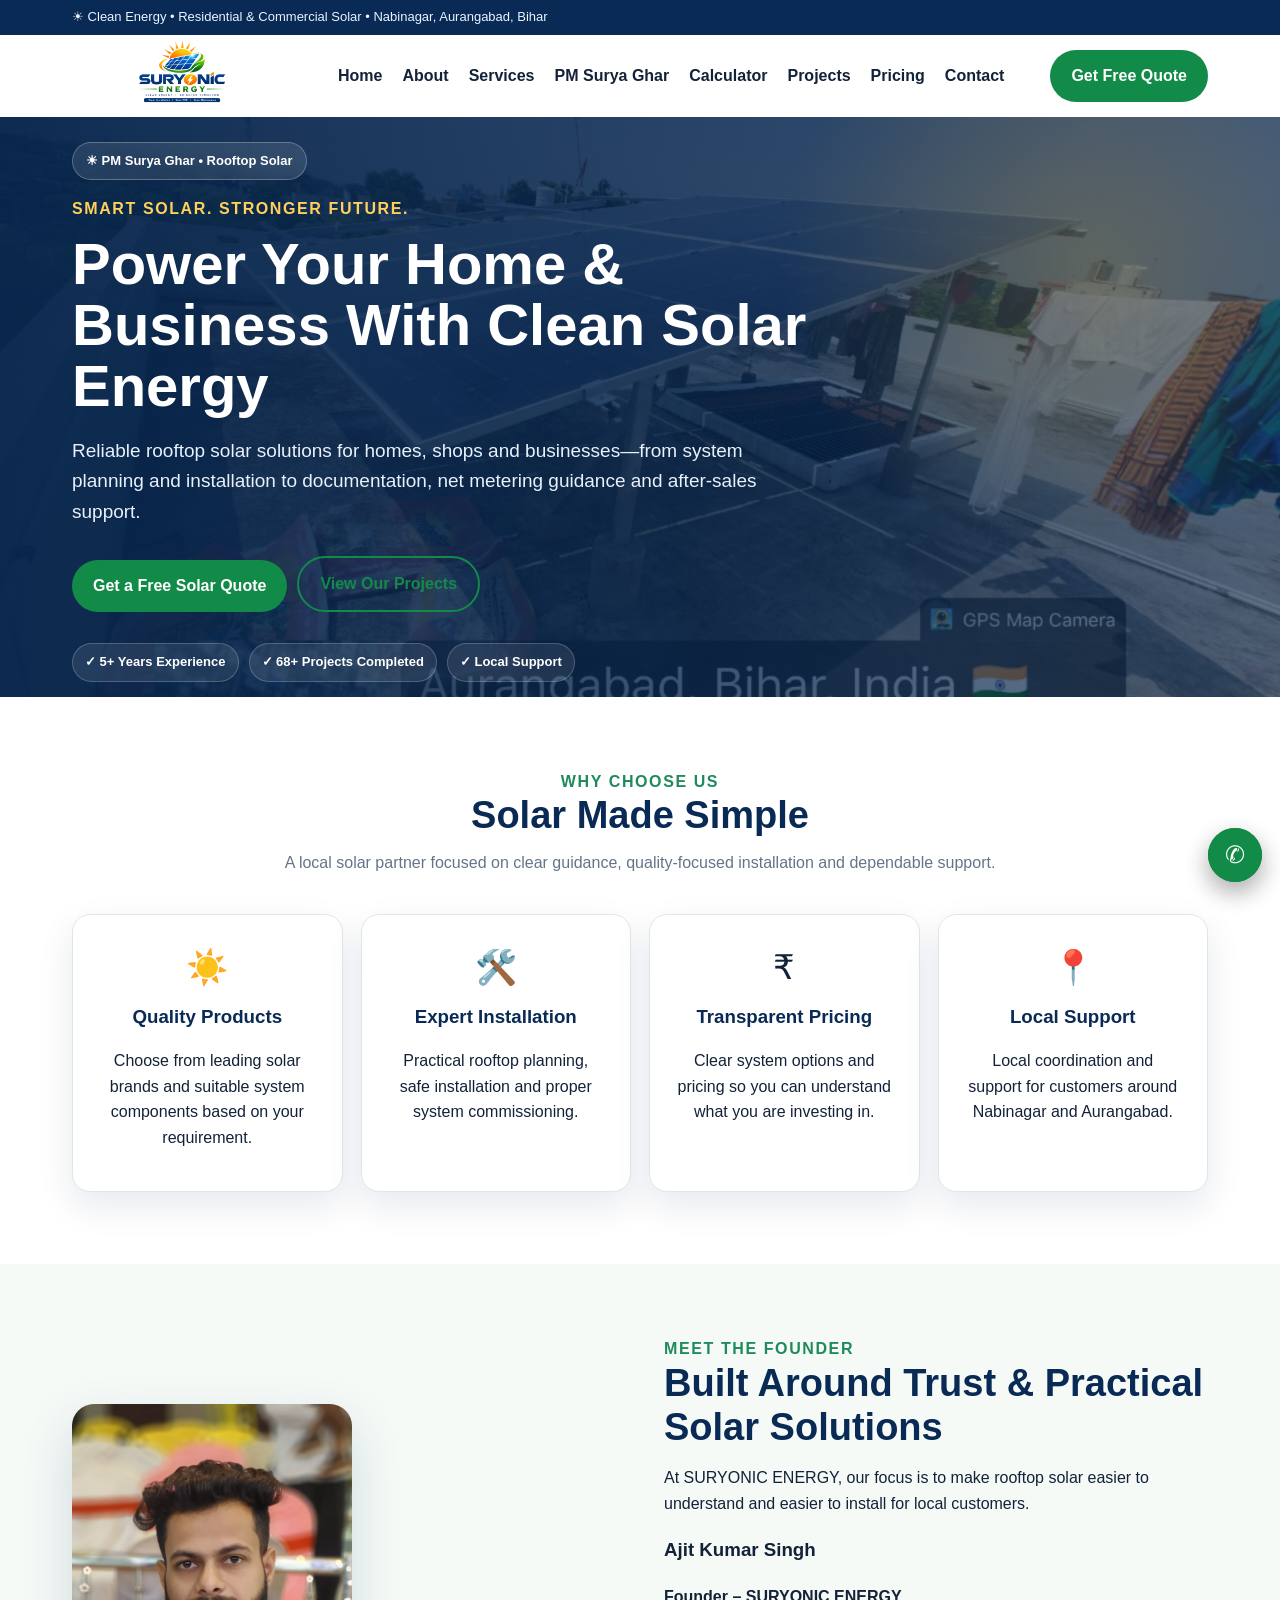
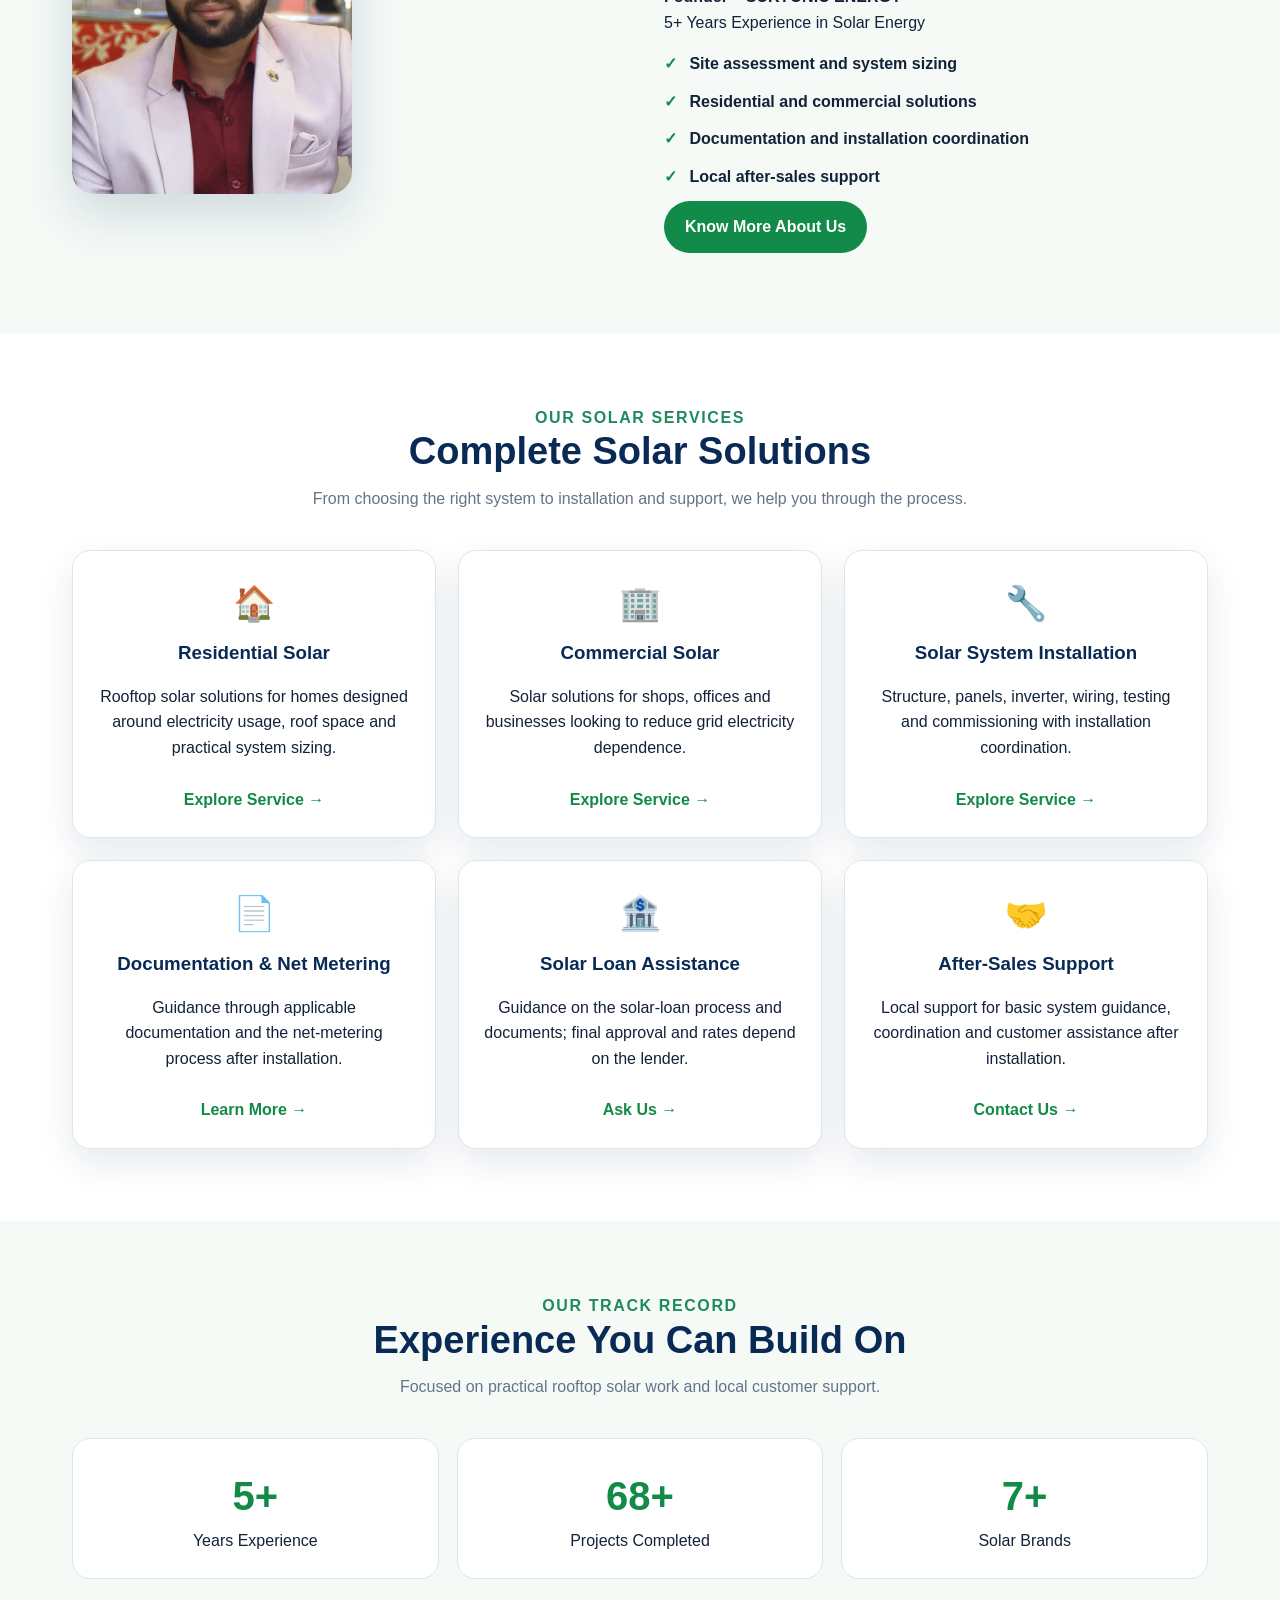
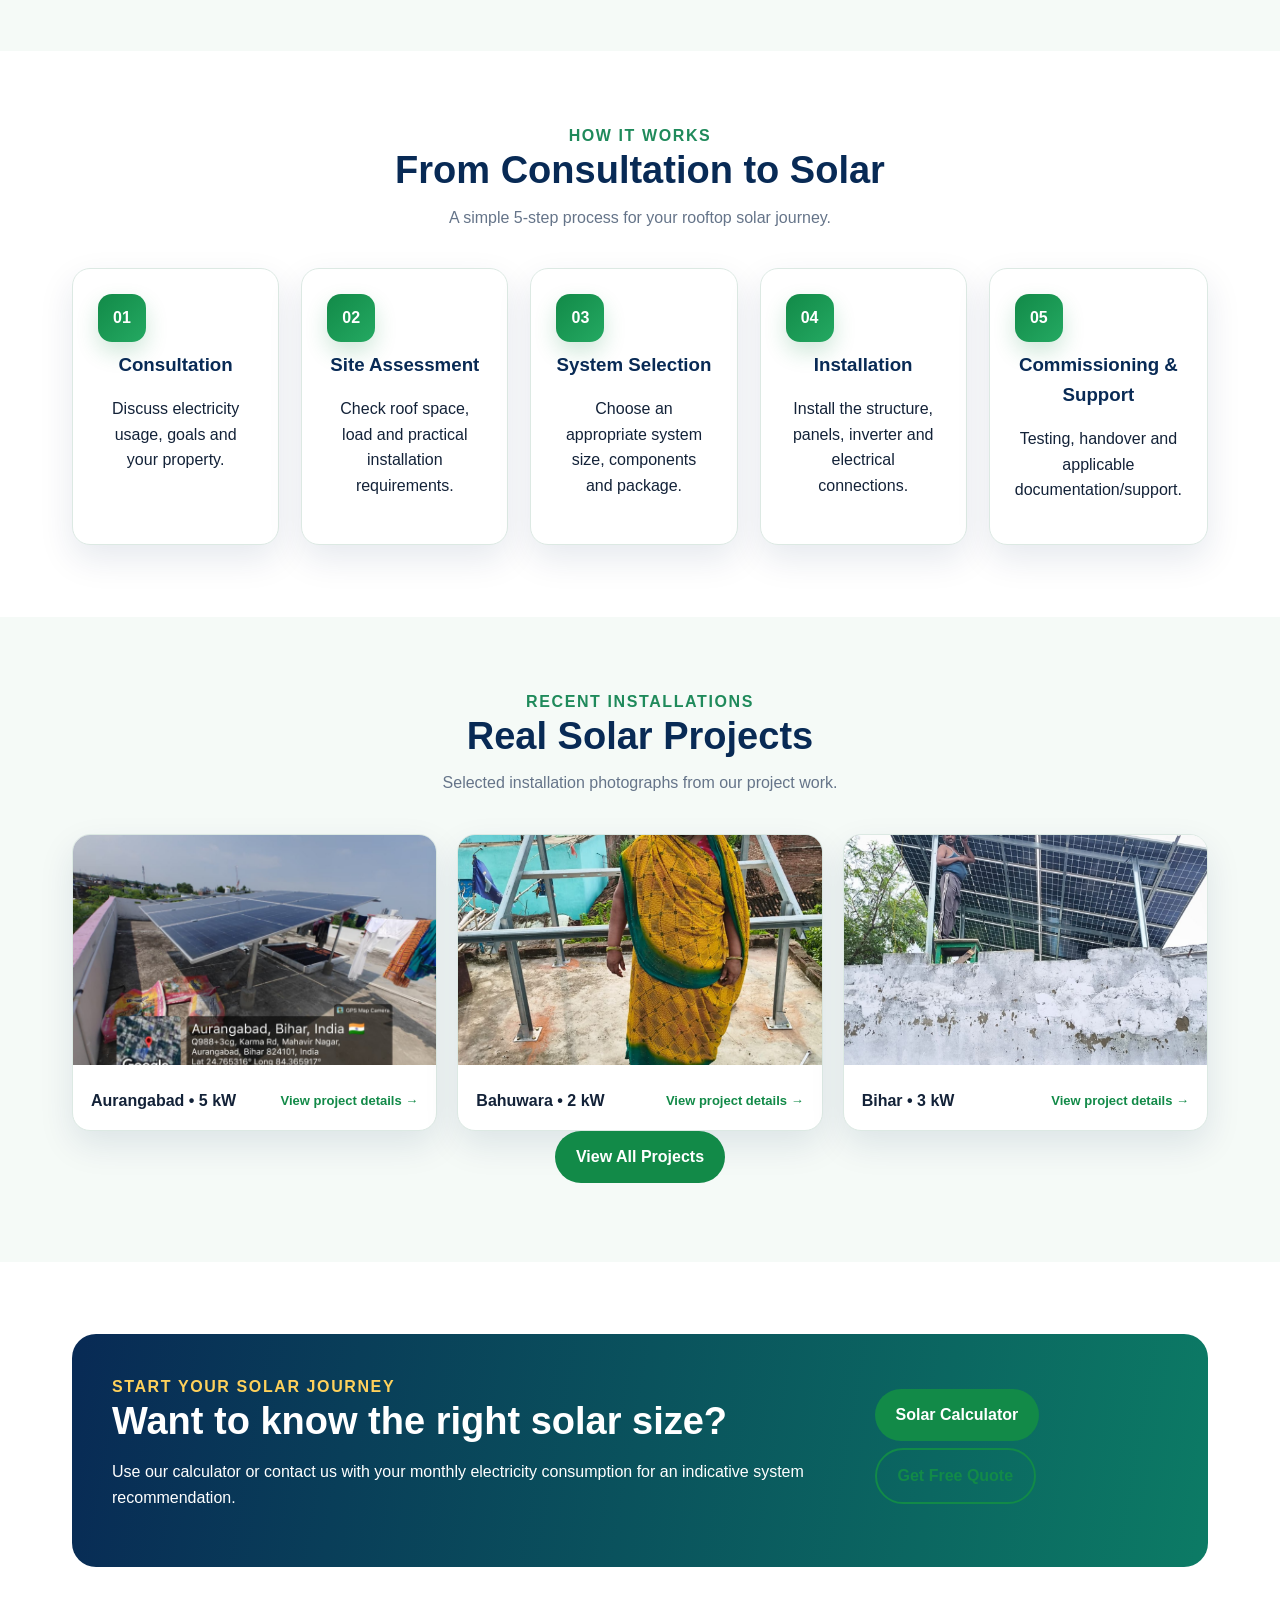
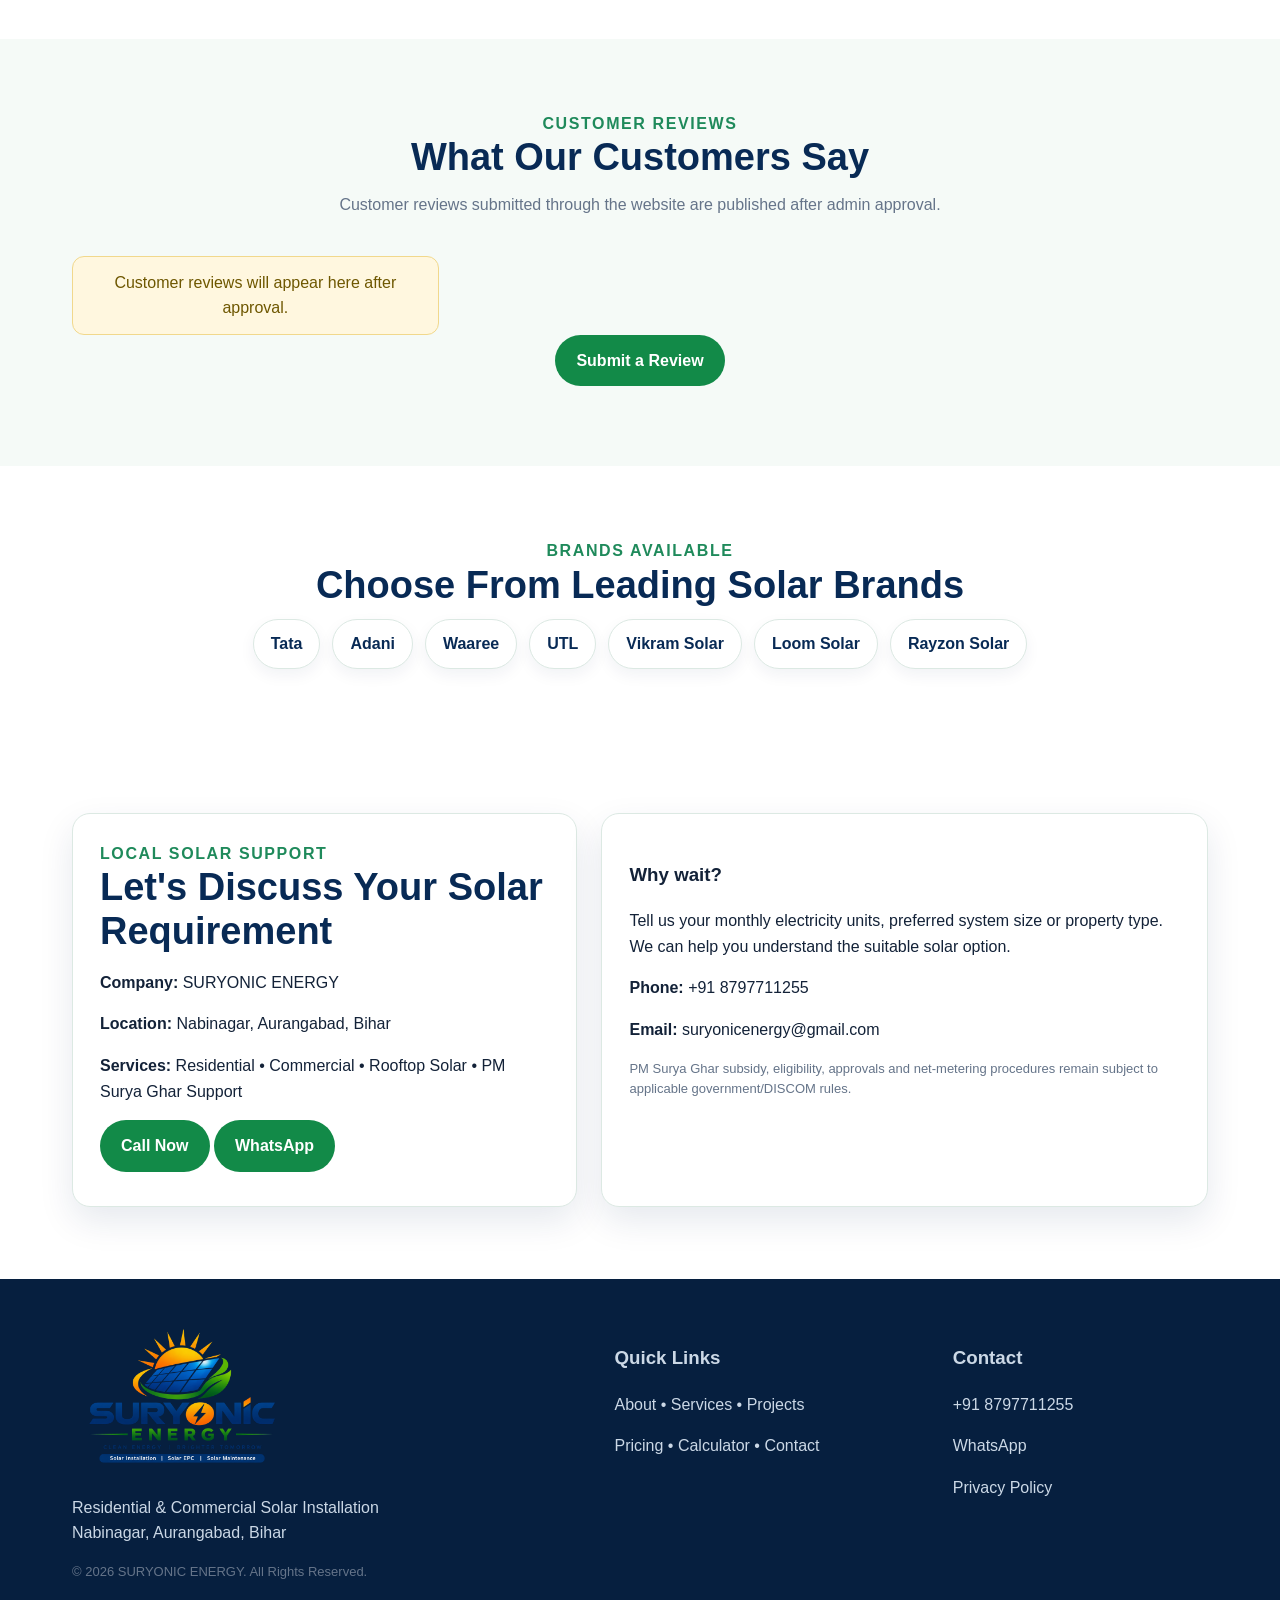
<file: index.html>
<!doctype html><html lang="en-IN"><head><meta charset="utf-8"><meta name="viewport" content="width=device-width,initial-scale=1"><title>SURYONIC ENERGY | Solar Company in Nabinagar, Aurangabad, Bihar</title><meta name="description" content="SURYONIC ENERGY provides residential and commercial rooftop solar installation in Nabinagar, Aurangabad, Bihar, with PM Surya Ghar support, documentation, net metering and after-sales assistance."><meta name="keywords" content="solar company Nabinagar, solar installation Aurangabad Bihar, rooftop solar Nabinagar, PM Surya Ghar Nabinagar, commercial solar Aurangabad Bihar, residential solar Bihar"><meta name="robots" content="index,follow"><link rel="canonical" href="https://suryonicenergy-droid.github.io/suryonicenergy/"><meta property="og:type" content="website"><meta property="og:title" content="SURYONIC ENERGY | Solar Company in Nabinagar, Aurangabad, Bihar"><meta property="og:description" content="Residential, commercial and rooftop solar installation with local support in Nabinagar, Aurangabad, Bihar."><meta property="og:url" content="https://suryonicenergy-droid.github.io/suryonicenergy/"><meta property="og:image" content="assets/logo.png"><meta name="twitter:card" content="summary_large_image"><link rel="icon" href="assets/logo.png"><script type="application/ld+json">{"@context":"https://schema.org","@type":"LocalBusiness","name":"SURYONIC ENERGY","url":"https://suryonicenergy-droid.github.io/suryonicenergy/","logo":"https://suryonicenergy-droid.github.io/suryonicenergy/assets/logo.png","description":"Residential and commercial solar installation and rooftop solar solutions in Nabinagar, Aurangabad, Bihar.","telephone":"+91-8797711255","email":"suryonicenergy@gmail.com","address":{"@type":"PostalAddress","addressLocality":"Nabinagar","addressRegion":"Bihar","postalCode":"824301","addressCountry":"IN"},"areaServed":["Nabinagar","Aurangabad","Bihar"],"priceRange":"₹₹"}</script><link rel="stylesheet" href="style.css"></head><body><div class="top"><div class="wrap">☀ Clean Energy • Residential & Commercial Solar • Nabinagar, Aurangabad, Bihar</div></div><header><div class="wrap nav"><a class="brand" href="index.html" aria-label="SURYONIC ENERGY Home"><img src="assets/logo.png" alt="SURYONIC ENERGY logo"></a><button class="hamb" type="button" aria-label="Open menu">☰</button><nav class="menu"><a href="index.html">Home</a><a href="about.html">About</a><a href="services.html">Services</a><a href="pm-surya-ghar.html">PM Surya Ghar</a><a href="calculator.html">Calculator</a><a href="projects.html">Projects</a><a href="pricing.html">Pricing</a><a href="contact.html">Contact</a></nav><a class="btn primary" href="contact.html">Get Free Quote</a></div></header><main><section class="hero"><div class="wrap"><div class="hero-pill">☀ PM Surya Ghar • Rooftop Solar</div><div class="eyebrow">Smart Solar. Stronger Future.</div><h1>Power Your Home &amp; Business With Clean Solar Energy</h1><p>Reliable rooftop solar solutions for homes, shops and businesses—from system planning and installation to documentation, net metering guidance and after-sales support.</p><div><a class="btn primary" href="contact.html">Get a Free Solar Quote</a><a class="btn outline" href="projects.html">View Our Projects</a></div><div class="hero-trust"><span>✓ 5+ Years Experience</span><span>✓ 68+ Projects Completed</span><span>✓ Local Support</span></div></div></section><section class="section"><div class="wrap center"><div class="eyebrow" style="color:#1f8a5b">WHY CHOOSE US</div><h2>Solar Made Simple</h2><p class="lead">A local solar partner focused on clear guidance, quality-focused installation and dependable support.</p><div class="grid4 stagger"><article class="card"><div class="icon">☀️</div><h3>Quality Products</h3><p>Choose from leading solar brands and suitable system components based on your requirement.</p></article><article class="card"><div class="icon">🛠️</div><h3>Expert Installation</h3><p>Practical rooftop planning, safe installation and proper system commissioning.</p></article><article class="card"><div class="icon">₹</div><h3>Transparent Pricing</h3><p>Clear system options and pricing so you can understand what you are investing in.</p></article><article class="card"><div class="icon">📍</div><h3>Local Support</h3><p>Local coordination and support for customers around Nabinagar and Aurangabad.</p></article></div></div></section><section class="section soft"><div class="wrap why"><div class="founder-wrap"><img src="assets/founder.jpg" class="founder" alt="Ajit Kumar Singh, Founder of SURYONIC ENERGY" loading="lazy"></div><div><div class="eyebrow" style="color:#1f8a5b">MEET THE FOUNDER</div><h2>Built Around Trust &amp; Practical Solar Solutions</h2><p>At SURYONIC ENERGY, our focus is to make rooftop solar easier to understand and easier to install for local customers.</p><h3>Ajit Kumar Singh</h3><p><strong>Founder – SURYONIC ENERGY</strong><br>5+ Years Experience in Solar Energy</p><div class="checks"><div><span>✓</span> Site assessment and system sizing</div><div><span>✓</span> Residential and commercial solutions</div><div><span>✓</span> Documentation and installation coordination</div><div><span>✓</span> Local after-sales support</div></div><a class="btn primary" href="about.html">Know More About Us</a></div></div></section><section class="section" id="services"><div class="wrap center"><div class="eyebrow" style="color:#1f8a5b">OUR SOLAR SERVICES</div><h2>Complete Solar Solutions</h2><p class="lead">From choosing the right system to installation and support, we help you through the process.</p><div class="grid stagger"><article class="card"><div class="icon">🏠</div><h3>Residential Solar</h3><p>Rooftop solar solutions for homes designed around electricity usage, roof space and practical system sizing.</p><a class="text-link" href="services.html">Explore Service →</a></article><article class="card"><div class="icon">🏢</div><h3>Commercial Solar</h3><p>Solar solutions for shops, offices and businesses looking to reduce grid electricity dependence.</p><a class="text-link" href="services.html">Explore Service →</a></article><article class="card"><div class="icon">🔧</div><h3>Solar System Installation</h3><p>Structure, panels, inverter, wiring, testing and commissioning with installation coordination.</p><a class="text-link" href="services.html">Explore Service →</a></article><article class="card"><div class="icon">📄</div><h3>Documentation &amp; Net Metering</h3><p>Guidance through applicable documentation and the net-metering process after installation.</p><a class="text-link" href="pm-surya-ghar.html">Learn More →</a></article><article class="card"><div class="icon">🏦</div><h3>Solar Loan Assistance</h3><p>Guidance on the solar-loan process and documents; final approval and rates depend on the lender.</p><a class="text-link" href="contact.html">Ask Us →</a></article><article class="card"><div class="icon">🤝</div><h3>After-Sales Support</h3><p>Local support for basic system guidance, coordination and customer assistance after installation.</p><a class="text-link" href="contact.html">Contact Us →</a></article></div></div></section><section class="section soft"><div class="wrap center"><div class="eyebrow" style="color:#1f8a5b">OUR TRACK RECORD</div><h2>Experience You Can Build On</h2><p class="lead">Focused on practical rooftop solar work and local customer support.</p><div class="stats"><div class="stat"><b>5+</b><span>Years Experience</span></div><div class="stat"><b>68+</b><span>Projects Completed</span></div><div class="stat"><b>7+</b><span>Solar Brands</span></div></div></div></section><section class="section"><div class="wrap center"><div class="eyebrow" style="color:#1f8a5b">HOW IT WORKS</div><h2>From Consultation to Solar</h2><p class="lead">A simple 5-step process for your rooftop solar journey.</p><div class="grid steps stagger"><article class="card"><div class="step-no">01</div><h3>Consultation</h3><p>Discuss electricity usage, goals and your property.</p></article><article class="card"><div class="step-no">02</div><h3>Site Assessment</h3><p>Check roof space, load and practical installation requirements.</p></article><article class="card"><div class="step-no">03</div><h3>System Selection</h3><p>Choose an appropriate system size, components and package.</p></article><article class="card"><div class="step-no">04</div><h3>Installation</h3><p>Install the structure, panels, inverter and electrical connections.</p></article><article class="card"><div class="step-no">05</div><h3>Commissioning &amp; Support</h3><p>Testing, handover and applicable documentation/support.</p></article></div></div></section><section class="section soft"><div class="wrap center"><div class="eyebrow" style="color:#1f8a5b">RECENT INSTALLATIONS</div><h2>Real Solar Projects</h2><p class="lead">Selected installation photographs from our project work.</p><div class="project-grid stagger"><a class="project-card" href="projects.html"><img src="assets/projects/aurangabad-5kw.jpg" alt="5 kW solar installation in Aurangabad" loading="lazy"><div><strong>Aurangabad • 5 kW</strong><span>View project details →</span></div></a><a class="project-card" href="projects.html"><img src="assets/projects/bahuwara-2kw.jpg" alt="2 kW solar installation at Bahuwara" loading="lazy"><div><strong>Bahuwara • 2 kW</strong><span>View project details →</span></div></a><a class="project-card" href="projects.html"><img src="assets/projects/bihar-3kw.jpg" alt="3 kW solar installation in Bihar" loading="lazy"><div><strong>Bihar • 3 kW</strong><span>View project details →</span></div></a></div><a class="btn primary" href="projects.html">View All Projects</a></div></section><section class="section"><div class="wrap"><div class="cta"><div><div class="eyebrow">START YOUR SOLAR JOURNEY</div><h2>Want to know the right solar size?</h2><p>Use our calculator or contact us with your monthly electricity consumption for an indicative system recommendation.</p></div><div><a class="btn primary" href="calculator.html">Solar Calculator</a><a class="btn outline" href="contact.html">Get Free Quote</a></div></div></div></section><section class="section soft"><div class="wrap center"><div class="eyebrow" style="color:#1f8a5b">CUSTOMER REVIEWS</div><h2>What Our Customers Say</h2><p class="lead">Customer reviews submitted through the website are published after admin approval.</p><div id="approvedReviews" class="review-grid"><div class="notice">Customer reviews will appear here after approval.</div></div><a class="btn primary" href="reviews.html">Submit a Review</a></div></section><section class="section" id="brands"><div class="wrap center"><div class="eyebrow" style="color:#1f8a5b">BRANDS AVAILABLE</div><h2>Choose From Leading Solar Brands</h2><div class="brand-strip"><span>Tata</span><span>Adani</span><span>Waaree</span><span>UTL</span><span>Vikram Solar</span><span>Loom Solar</span><span>Rayzon Solar</span></div></div></section><section class="section" id="contact"><div class="wrap"><div class="contact"><div class="contact-box"><div class="eyebrow" style="color:#1f8a5b">LOCAL SOLAR SUPPORT</div><h2>Let's Discuss Your Solar Requirement</h2><p><strong>Company:</strong> SURYONIC ENERGY</p><p><strong>Location:</strong> Nabinagar, Aurangabad, Bihar</p><p><strong>Services:</strong> Residential • Commercial • Rooftop Solar • PM Surya Ghar Support</p><a class="btn primary" href="tel:+918797711255">Call Now</a> <a class="btn" href="https://wa.me/918797711255" target="_blank" rel="noopener">WhatsApp</a></div><div class="contact-box"><h3>Why wait?</h3><p>Tell us your monthly electricity units, preferred system size or property type. We can help you understand the suitable solar option.</p><p><strong>Phone:</strong> <a href="tel:+918797711255">+91 8797711255</a></p><p><strong>Email:</strong> <a href="mailto:suryonicenergy@gmail.com">suryonicenergy@gmail.com</a></p><p class="small">PM Surya Ghar subsidy, eligibility, approvals and net-metering procedures remain subject to applicable government/DISCOM rules.</p></div></div></div></section></main><footer><div class="wrap foot"><div><a href="index.html"><img src="assets/logo.png" alt="SURYONIC ENERGY" style="max-width:220px"></a><p>Residential &amp; Commercial Solar Installation<br>Nabinagar, Aurangabad, Bihar</p></div><div><h3>Quick Links</h3><p><a href="about.html">About</a> • <a href="services.html">Services</a> • <a href="projects.html">Projects</a></p><p><a href="pricing.html">Pricing</a> • <a href="calculator.html">Calculator</a> • <a href="contact.html">Contact</a></p></div><div><h3>Contact</h3><p><a href="tel:+918797711255">+91 8797711255</a></p><p><a href="https://wa.me/918797711255" target="_blank" rel="noopener">WhatsApp</a></p><p><a href="privacy.html">Privacy Policy</a></p></div></div><div class="wrap small">© 2026 SURYONIC ENERGY. All Rights Reserved.</div></footer><script src="app.js"></script></body></html>
</file>
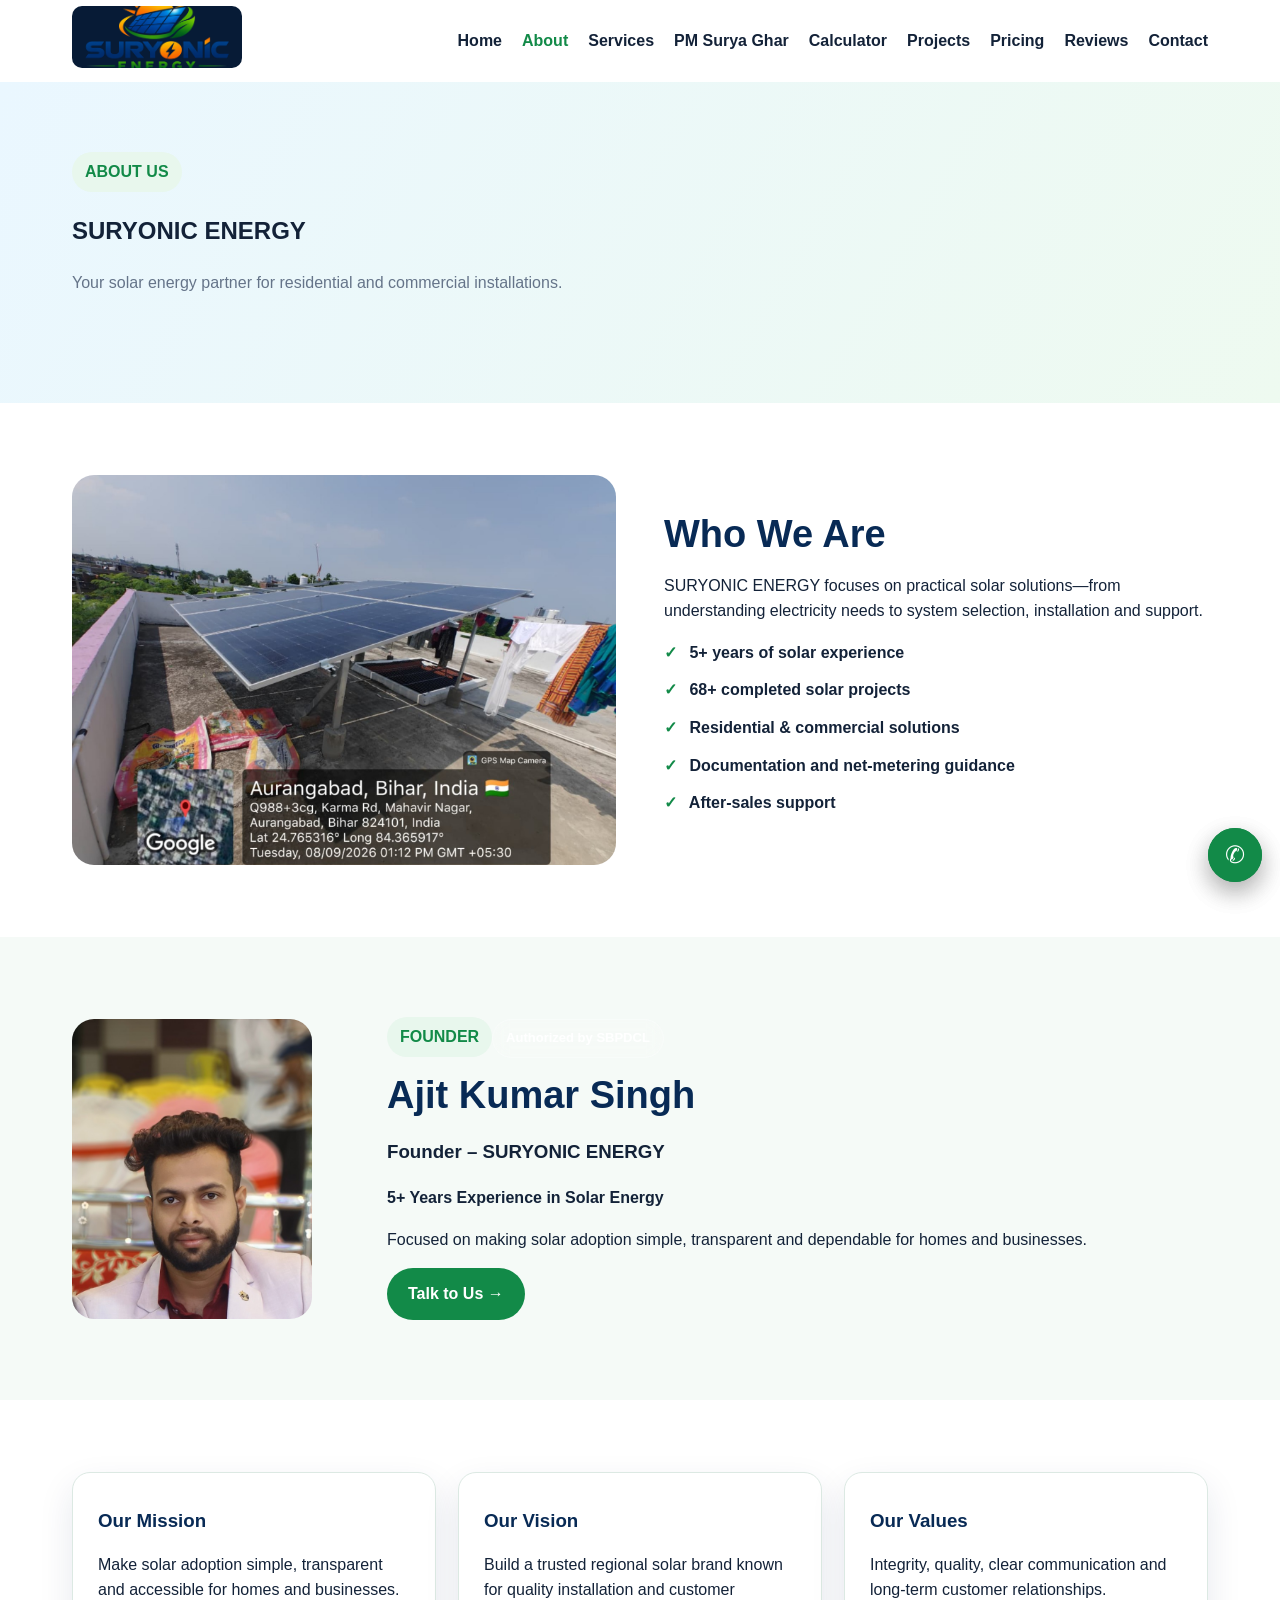
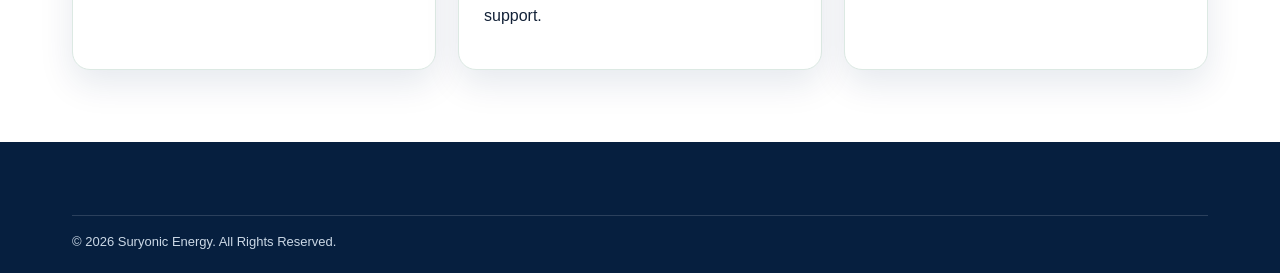
<file: about.html>
<!DOCTYPE html>
<html lang="en-IN"><head><meta charset="utf-8"/><meta content="width=device-width,initial-scale=1" name="viewport"/><title>About SURYONIC ENERGY | Solar Experts in Nabinagar &amp; Aurangabad</title><link href="style.css" rel="stylesheet"/><meta content="Learn about SURYONIC ENERGY, our solar installation experience, founder Ajit Kumar Singh, and our residential and commercial solar services in Nabinagar and Aurangabad, Bihar." name="description"/><meta content="SURYONIC ENERGY, solar company Nabinagar, solar installer Aurangabad Bihar, solar expert Nabinagar, rooftop solar" name="keywords"/><meta content="index, follow, max-image-preview:large, max-snippet:-1, max-video-preview:-1" name="robots"/><meta content="SURYONIC ENERGY" name="author"/><meta content="#0b2b4b" name="theme-color"/><link href="https://suryonicenergy-droid.github.io/suryonicenergy/about.html" rel="canonical"/><meta content="website" property="og:type"/><meta content="About SURYONIC ENERGY | Solar Experts in Nabinagar &amp; Aurangabad" property="og:title"/><meta content="Learn about SURYONIC ENERGY, our solar installation experience, founder Ajit Kumar Singh, and our residential and commercial solar services in Nabinagar and Aurangabad, Bihar." property="og:description"/><meta content="https://suryonicenergy-droid.github.io/suryonicenergy/about.html" property="og:url"/><meta content="https://suryonicenergy-droid.github.io/suryonicenergy/assets/logo.png" property="og:image"/><meta content="SURYONIC ENERGY" property="og:site_name"/><meta content="en_IN" property="og:locale"/><meta content="summary_large_image" name="twitter:card"/><meta content="About SURYONIC ENERGY | Solar Experts in Nabinagar &amp; Aurangabad" name="twitter:title"/><meta content="Learn about SURYONIC ENERGY, our solar installation experience, founder Ajit Kumar Singh, and our residential and commercial solar services in Nabinagar and Aurangabad, Bihar." name="twitter:description"/><meta content="https://suryonicenergy-droid.github.io/suryonicenergy/assets/logo.png" name="twitter:image"/><link href="assets/logo.png" rel="icon" type="image/png"/><script type="application/ld+json">{"@context":"https://schema.org","@type":"LocalBusiness","@id":"https://suryonicenergy-droid.github.io/suryonicenergy/#business","name":"SURYONIC ENERGY","url":"https://suryonicenergy-droid.github.io/suryonicenergy/","logo":"https://suryonicenergy-droid.github.io/suryonicenergy/assets/logo.png","image":"https://suryonicenergy-droid.github.io/suryonicenergy/assets/logo.png","description":"Residential, commercial and rooftop solar installation services in Nabinagar, Aurangabad, Bihar.","telephone":"+91-8797711255","email":"suryonicenergy@gmail.com","address":{"@type":"PostalAddress","addressLocality":"Nabinagar","addressRegion":"Bihar","addressCountry":"IN","postalCode":"824301"},"areaServed":[{"@type":"City","name":"Nabinagar"},{"@type":"AdministrativeArea","name":"Aurangabad, Bihar"}],"priceRange":"₹₹","employee":{"@type":"Person","name":"Ajit Kumar Singh","jobTitle":"Founder","image":"https://suryonicenergy-droid.github.io/suryonicenergy/assets/founder.jpg"}}</script></head><body><header><div class="wrap nav"><a href="index.html"><img alt="SURYONIC ENERGY Logo" class="brand-logo" loading="lazy" src="assets/logo.png"/></a><button class="hamb">☰</button><nav class="menu"><a href="index.html">Home</a><a class="active" href="about.html">About</a><a href="services.html">Services</a><a href="pm-surya-ghar.html">PM Surya Ghar</a><a href="calculator.html">Calculator</a><a href="projects.html">Projects</a><a href="pricing.html">Pricing</a><a href="reviews.html">Reviews</a><a href="contact.html">Contact</a></nav></div></header><main><section class="page-head"><div class="wrap"><span class="pill">ABOUT US</span><h1>SURYONIC ENERGY</h1><p class="lead" style="margin-left:0">Your solar energy partner for residential and commercial installations.</p></div></section><section class="section"><div class="wrap why"><img alt="Suryonic Energy solar installation" loading="lazy" src="assets/projects/aurangabad-5kw.jpg"/><div><h2>Who We Are</h2><p>SURYONIC ENERGY focuses on practical solar solutions—from understanding electricity needs to system selection, installation and support.</p><div class="checks"><div><span>✓</span> 5+ years of solar experience</div><div><span>✓</span> 68+ completed solar projects</div><div><span>✓</span> Residential &amp; commercial solutions</div><div><span>✓</span> Documentation and net-metering guidance</div><div><span>✓</span> After-sales support</div></div></div></div></section><section class="section soft"><div class="wrap founder-wrap"><img alt="Ajit Kumar Singh - Founder, Suryonic Energy" class="founder-img" loading="lazy" src="assets/founder.jpg"/><div><span class="pill">FOUNDER</span><span class="pill hero-pill">Authorized by SBPDCL</span><h2>Ajit Kumar Singh</h2><h3>Founder – SURYONIC ENERGY</h3><p><strong>5+ Years Experience in Solar Energy</strong></p><p>Focused on making solar adoption simple, transparent and dependable for homes and businesses.</p><a class="btn" href="contact.html">Talk to Us →</a></div></div></section><section class="section"><div class="wrap grid"><div class="card"><h3>Our Mission</h3><p>Make solar adoption simple, transparent and accessible for homes and businesses.</p></div><div class="card"><h3>Our Vision</h3><p>Build a trusted regional solar brand known for quality installation and customer support.</p></div><div class="card"><h3>Our Values</h3><p>Integrity, quality, clear communication and long-term customer relationships.</p></div></div></section></main><footer><div class="wrap"><div class="legal">© 2026 Suryonic Energy. All Rights Reserved.</div></div></footer><script src="app.js"></script></body></html>
</file>
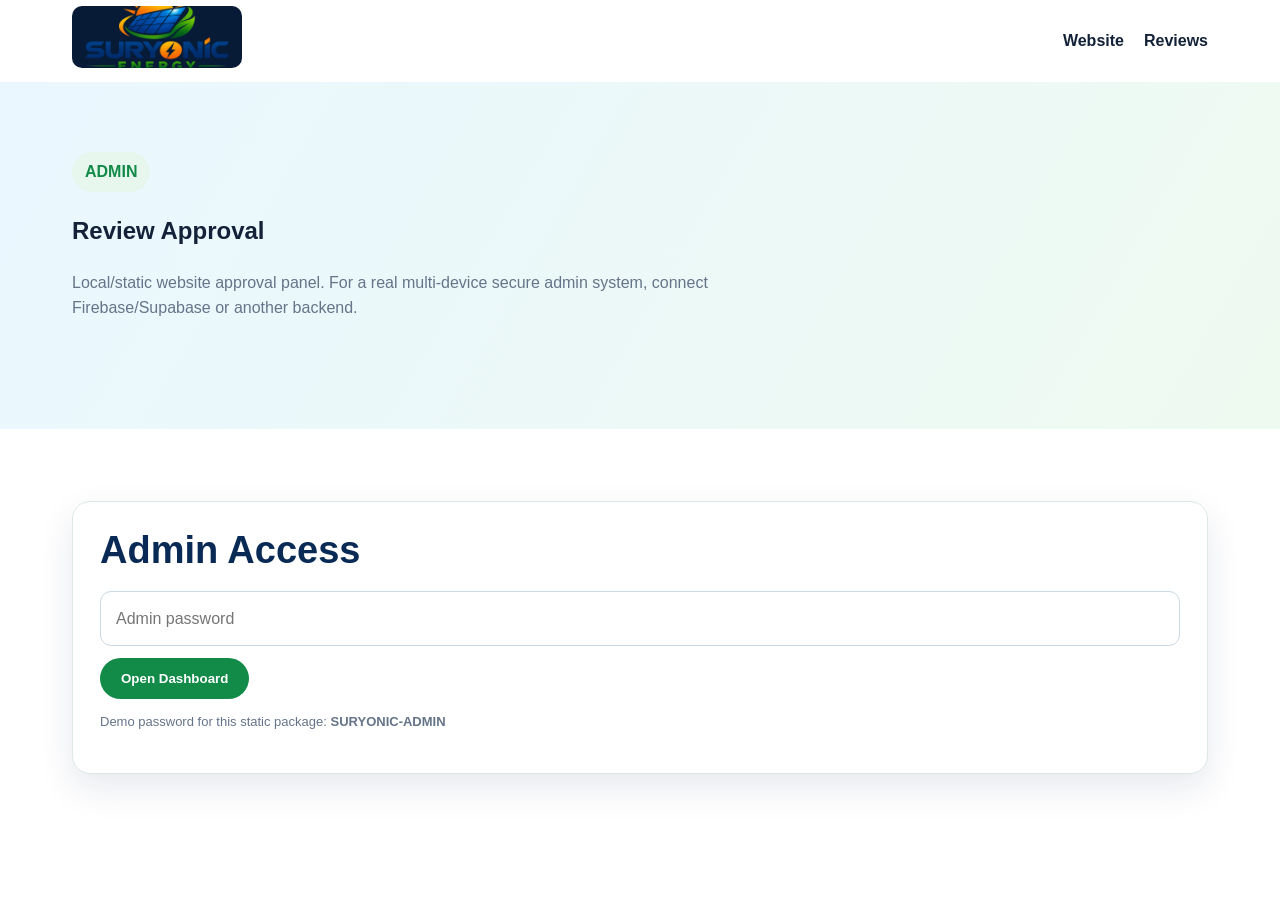
<file: admin.html>
<!DOCTYPE html>
<html lang="en-IN"><head><meta charset="utf-8"/><meta content="width=device-width,initial-scale=1" name="viewport"/><title>SURYONIC ENERGY | Admin</title><link href="style.css" rel="stylesheet"/><meta content="" name="description"/><meta content="noindex, nofollow" name="robots"/><meta content="SURYONIC ENERGY" name="author"/><meta content="#0b2b4b" name="theme-color"/><link href="https://suryonicenergy-droid.github.io/suryonicenergy/admin.html" rel="canonical"/><meta content="website" property="og:type"/><meta content="SURYONIC ENERGY | Admin" property="og:title"/><meta content="" property="og:description"/><meta content="https://suryonicenergy-droid.github.io/suryonicenergy/admin.html" property="og:url"/><meta content="https://suryonicenergy-droid.github.io/suryonicenergy/assets/logo.png" property="og:image"/><meta content="SURYONIC ENERGY" property="og:site_name"/><meta content="en_IN" property="og:locale"/><meta content="summary_large_image" name="twitter:card"/><meta content="SURYONIC ENERGY | Admin" name="twitter:title"/><meta content="" name="twitter:description"/><meta content="https://suryonicenergy-droid.github.io/suryonicenergy/assets/logo.png" name="twitter:image"/><link href="assets/logo.png" rel="icon" type="image/png"/></head><body><header><div class="wrap nav"><a href="index.html"><img alt="SURYONIC ENERGY Logo" class="brand-logo" loading="lazy" src="assets/logo.png"/></a><nav class="menu" style="display:flex"><a href="index.html">Website</a><a href="reviews.html">Reviews</a></nav></div></header><main><section class="page-head"><div class="wrap"><span class="pill">ADMIN</span><h1>Review Approval</h1><p class="lead" style="margin-left:0">Local/static website approval panel. For a real multi-device secure admin system, connect Firebase/Supabase or another backend.</p></div></section><section class="section"><div class="wrap"><div class="contact-box"><div id="login"><h2>Admin Access</h2><input class="field" id="adminPass" placeholder="Admin password" type="password"/><button class="btn" onclick="loginAdmin()">Open Dashboard</button><p class="small">Demo password for this static package: <strong>SURYONIC-ADMIN</strong></p></div><div id="dash" style="display:none"><div class="stats"><div class="stat"><b id="pendingCount">0</b>Pending</div><div class="stat"><b id="approvedCount">0</b>Approved</div><div class="stat"><b id="rejectedCount">0</b>Rejected</div></div><h2 style="margin-top:35px">Submitted Reviews</h2><div id="adminReviews"></div></div></div></div></section></main><script src="app.js"></script><script>function loginAdmin(){if(document.getElementById('adminPass').value!=='SURYONIC-ADMIN'){alert('Wrong password');return}document.getElementById('login').style.display='none';document.getElementById('dash').style.display='block';renderAdmin()}function renderAdmin(){const a=getReviews(),box=document.getElementById('adminReviews');document.getElementById('pendingCount').textContent=a.filter(x=>x.status==='pending').length;document.getElementById('approvedCount').textContent=a.filter(x=>x.status==='approved').length;document.getElementById('rejectedCount').textContent=a.filter(x=>x.status==='rejected').length;box.innerHTML=a.length?a.map(r=>`<div class="admin-row"><div>${r.photo?`<img src="${r.photo}" alt="Customer">`:'<div class="notice">No photo</div>'}</div><div><b>${escapeHTML(r.name)}</b> • ${escapeHTML(r.location)}<div class="stars">${'★'.repeat(r.rating)}${'☆'.repeat(5-r.rating)}</div><p>${escapeHTML(r.text)}</p><small>${new Date(r.createdAt).toLocaleString()}</small></div><div class="admin-actions"><button class="btn" onclick="setStatus(${r.id},'approved')">Approve</button><button class="btn outline" onclick="setStatus(${r.id},'rejected')">Reject</button></div></div>`).join(''):'<div class="notice">No reviews submitted yet.</div>'}function setStatus(id,status){const a=getReviews().map(r=>r.id===id?{...r,status}:r);localStorage.setItem('suryonicReviews',JSON.stringify(a));renderAdmin()}</script></body></html>
</file>
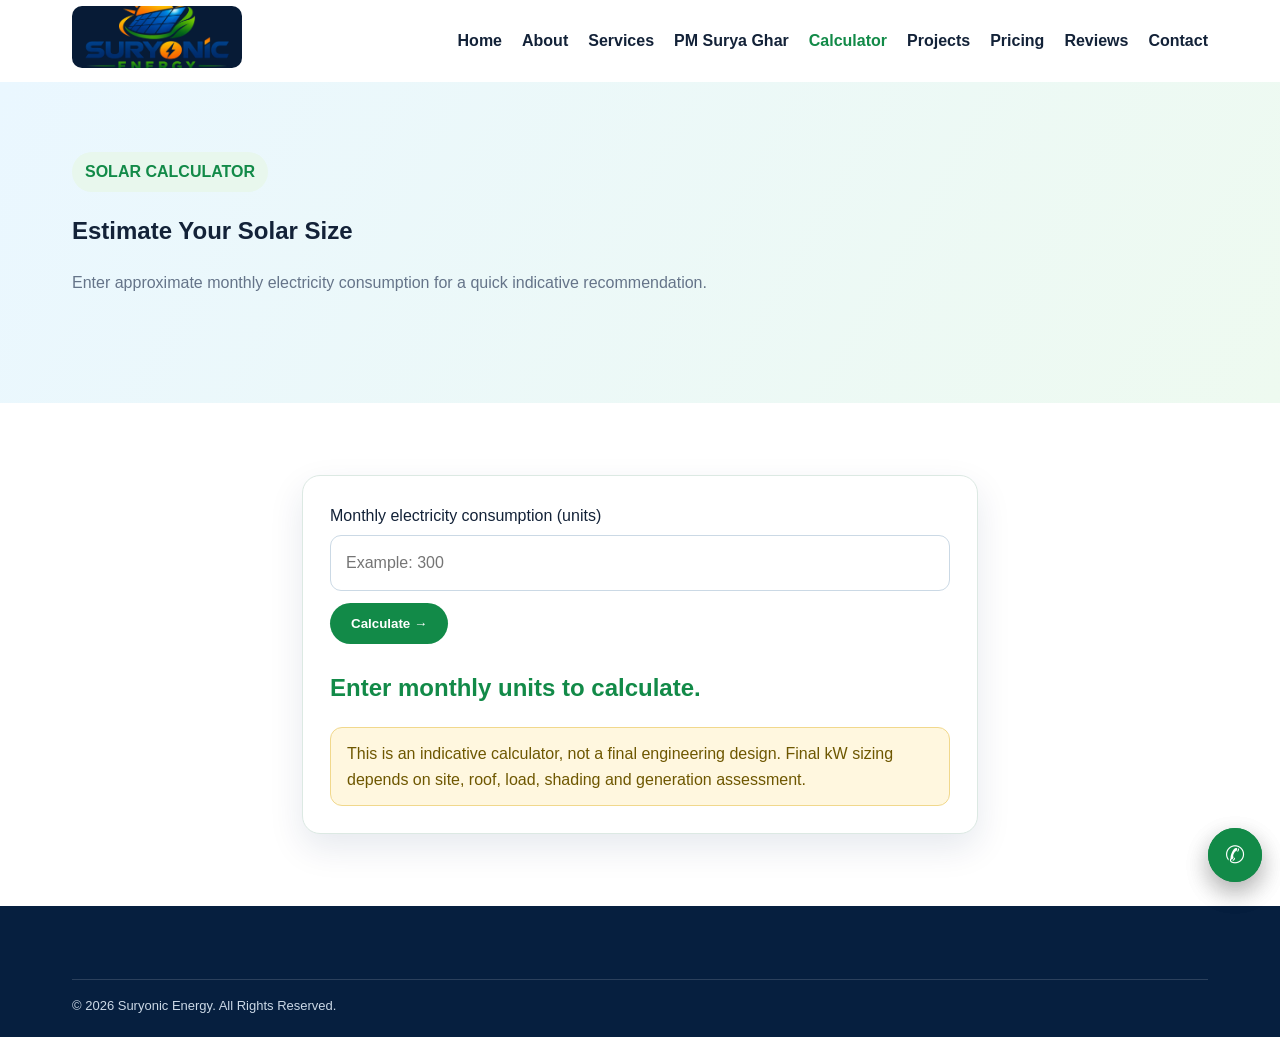
<file: calculator.html>
<!DOCTYPE html>
<html lang="en-IN"><head><meta charset="utf-8"/><meta content="width=device-width,initial-scale=1" name="viewport"/><title>Solar Calculator | Estimate Your Solar System Size | SURYONIC ENERGY</title><link href="style.css" rel="stylesheet"/><meta content="Estimate a suitable solar system size from electricity consumption and explore solar requirements with SURYONIC ENERGY in Nabinagar and Aurangabad, Bihar." name="description"/><meta content="solar calculator Bihar, solar system size calculator, rooftop solar calculator, solar kW calculator Nabinagar" name="keywords"/><meta content="index, follow, max-image-preview:large, max-snippet:-1, max-video-preview:-1" name="robots"/><meta content="SURYONIC ENERGY" name="author"/><meta content="#0b2b4b" name="theme-color"/><link href="https://suryonicenergy-droid.github.io/suryonicenergy/calculator.html" rel="canonical"/><meta content="website" property="og:type"/><meta content="Solar Calculator | Estimate Your Solar System Size | SURYONIC ENERGY" property="og:title"/><meta content="Estimate a suitable solar system size from electricity consumption and explore solar requirements with SURYONIC ENERGY in Nabinagar and Aurangabad, Bihar." property="og:description"/><meta content="https://suryonicenergy-droid.github.io/suryonicenergy/calculator.html" property="og:url"/><meta content="https://suryonicenergy-droid.github.io/suryonicenergy/assets/logo.png" property="og:image"/><meta content="SURYONIC ENERGY" property="og:site_name"/><meta content="en_IN" property="og:locale"/><meta content="summary_large_image" name="twitter:card"/><meta content="Solar Calculator | Estimate Your Solar System Size | SURYONIC ENERGY" name="twitter:title"/><meta content="Estimate a suitable solar system size from electricity consumption and explore solar requirements with SURYONIC ENERGY in Nabinagar and Aurangabad, Bihar." name="twitter:description"/><meta content="https://suryonicenergy-droid.github.io/suryonicenergy/assets/logo.png" name="twitter:image"/><link href="assets/logo.png" rel="icon" type="image/png"/><script type="application/ld+json">{"@context":"https://schema.org","@type":"LocalBusiness","@id":"https://suryonicenergy-droid.github.io/suryonicenergy/#business","name":"SURYONIC ENERGY","url":"https://suryonicenergy-droid.github.io/suryonicenergy/","logo":"https://suryonicenergy-droid.github.io/suryonicenergy/assets/logo.png","image":"https://suryonicenergy-droid.github.io/suryonicenergy/assets/logo.png","description":"Residential, commercial and rooftop solar installation services in Nabinagar, Aurangabad, Bihar.","telephone":"+91-8797711255","email":"suryonicenergy@gmail.com","address":{"@type":"PostalAddress","addressLocality":"Nabinagar","addressRegion":"Bihar","addressCountry":"IN","postalCode":"824301"},"areaServed":[{"@type":"City","name":"Nabinagar"},{"@type":"AdministrativeArea","name":"Aurangabad, Bihar"}],"priceRange":"₹₹"}</script></head><body><header><div class="wrap nav"><a href="index.html"><img alt="SURYONIC ENERGY Logo" class="brand-logo" loading="lazy" src="assets/logo.png"/></a><button class="hamb">☰</button><nav class="menu"><a href="index.html">Home</a><a href="about.html">About</a><a href="services.html">Services</a><a href="pm-surya-ghar.html">PM Surya Ghar</a><a class="active" href="calculator.html">Calculator</a><a href="projects.html">Projects</a><a href="pricing.html">Pricing</a><a href="reviews.html">Reviews</a><a href="contact.html">Contact</a></nav></div></header><main><section class="page-head"><div class="wrap"><span class="pill">SOLAR CALCULATOR</span><h1>Estimate Your Solar Size</h1><p class="lead" style="margin-left:0">Enter approximate monthly electricity consumption for a quick indicative recommendation.</p></div></section><section class="section"><div class="wrap" style="max-width:720px"><div class="contact-box"><label>Monthly electricity consumption (units)</label><input class="field" id="units" min="1" placeholder="Example: 300" type="number"/><button class="btn" onclick="calcSolar()">Calculate →</button><div class="calc-result" id="calcResult" style="margin-top:25px">Enter monthly units to calculate.</div><div class="notice" style="margin-top:20px">This is an indicative calculator, not a final engineering design. Final kW sizing depends on site, roof, load, shading and generation assessment.</div></div></div></section></main><footer><div class="wrap"><div class="legal">© 2026 Suryonic Energy. All Rights Reserved.</div></div></footer><script src="app.js"></script></body></html>
</file>
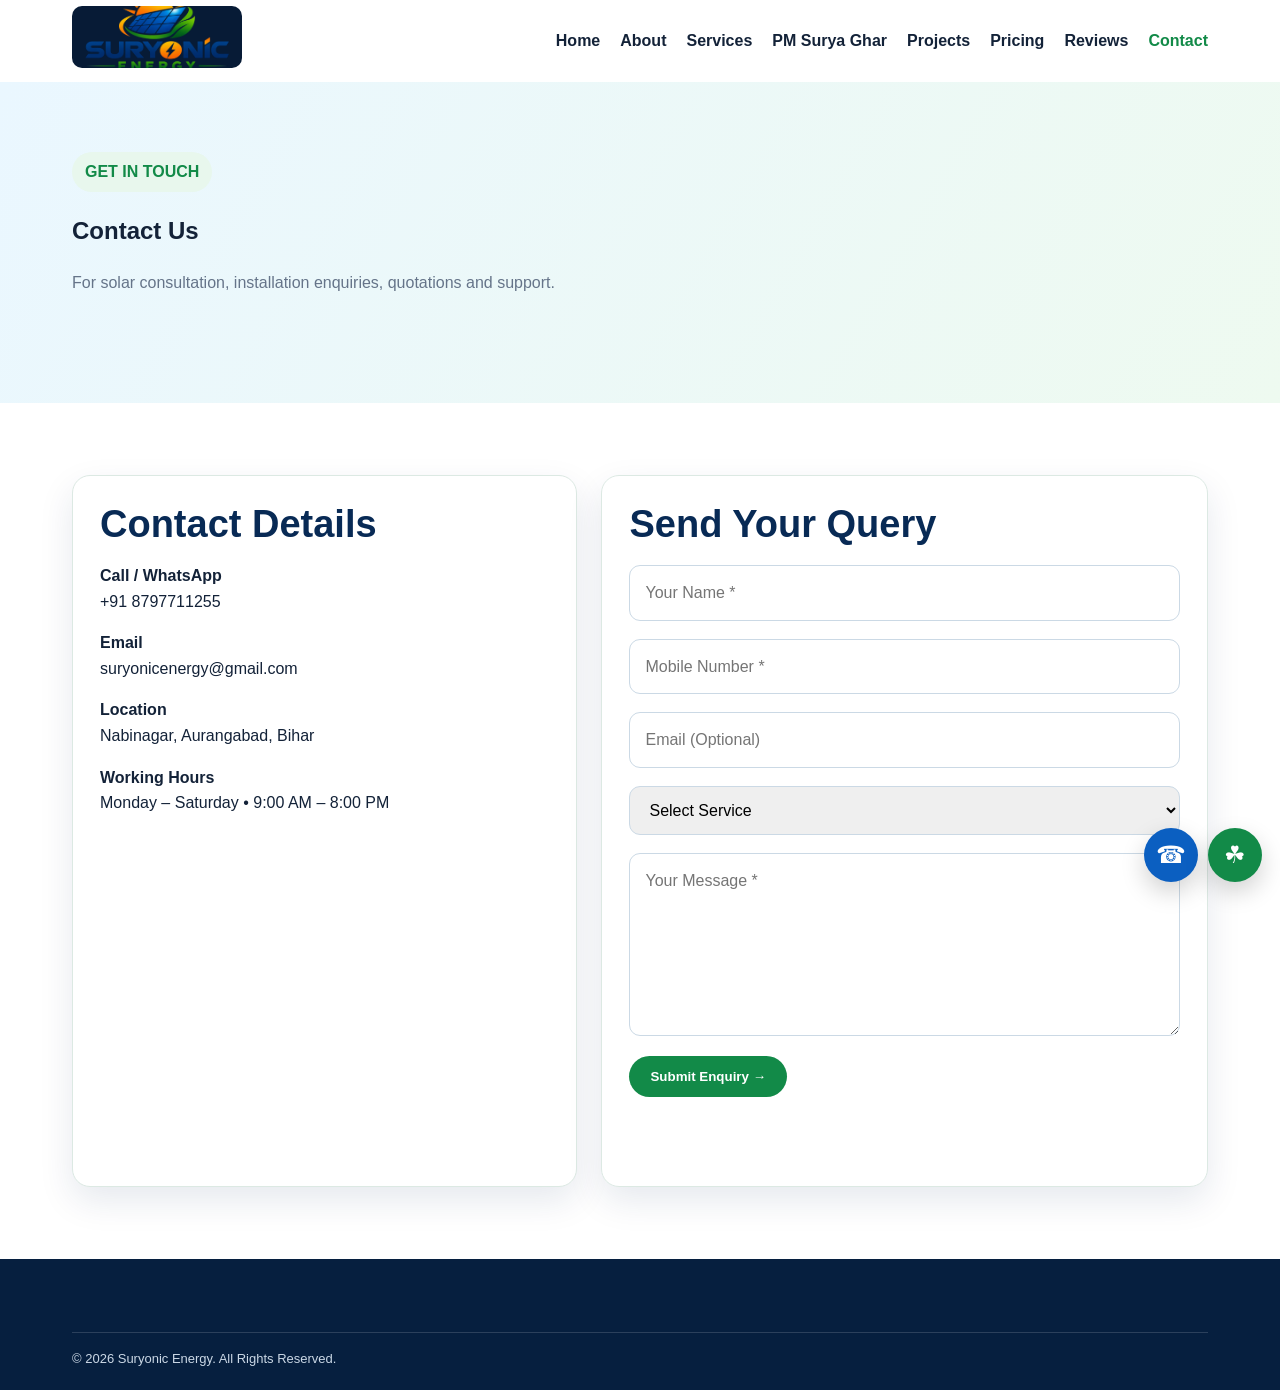
<file: contact.html>
<!DOCTYPE html>
<html lang="en-IN"><head><meta charset="utf-8"/><meta content="width=device-width,initial-scale=1" name="viewport"/><title>Contact SURYONIC ENERGY | Solar Installation in Nabinagar</title><link href="style.css" rel="stylesheet"/><meta content="Contact SURYONIC ENERGY for solar consultation, quotation, rooftop solar installation and PM Surya Ghar assistance in Nabinagar, Aurangabad, Bihar." name="description"/><meta content="contact solar company Nabinagar, solar installer Aurangabad Bihar, rooftop solar quotation, solar consultation Nabinagar" name="keywords"/><meta content="index, follow, max-image-preview:large, max-snippet:-1, max-video-preview:-1" name="robots"/><meta content="SURYONIC ENERGY" name="author"/><meta content="#0b2b4b" name="theme-color"/><link href="https://suryonicenergy-droid.github.io/suryonicenergy/contact.html" rel="canonical"/><meta content="website" property="og:type"/><meta content="Contact SURYONIC ENERGY | Solar Installation in Nabinagar" property="og:title"/><meta content="Contact SURYONIC ENERGY for solar consultation, quotation, rooftop solar installation and PM Surya Ghar assistance in Nabinagar, Aurangabad, Bihar." property="og:description"/><meta content="https://suryonicenergy-droid.github.io/suryonicenergy/contact.html" property="og:url"/><meta content="https://suryonicenergy-droid.github.io/suryonicenergy/assets/logo.png" property="og:image"/><meta content="SURYONIC ENERGY" property="og:site_name"/><meta content="en_IN" property="og:locale"/><meta content="summary_large_image" name="twitter:card"/><meta content="Contact SURYONIC ENERGY | Solar Installation in Nabinagar" name="twitter:title"/><meta content="Contact SURYONIC ENERGY for solar consultation, quotation, rooftop solar installation and PM Surya Ghar assistance in Nabinagar, Aurangabad, Bihar." name="twitter:description"/><meta content="https://suryonicenergy-droid.github.io/suryonicenergy/assets/logo.png" name="twitter:image"/><link href="assets/logo.png" rel="icon" type="image/png"/><script type="application/ld+json">{"@context":"https://schema.org","@type":"LocalBusiness","@id":"https://suryonicenergy-droid.github.io/suryonicenergy/#business","name":"SURYONIC ENERGY","url":"https://suryonicenergy-droid.github.io/suryonicenergy/","logo":"https://suryonicenergy-droid.github.io/suryonicenergy/assets/logo.png","image":"https://suryonicenergy-droid.github.io/suryonicenergy/assets/logo.png","description":"Residential, commercial and rooftop solar installation services in Nabinagar, Aurangabad, Bihar.","telephone":"+91-8797711255","email":"suryonicenergy@gmail.com","address":{"@type":"PostalAddress","addressLocality":"Nabinagar","addressRegion":"Bihar","addressCountry":"IN","postalCode":"824301"},"areaServed":[{"@type":"City","name":"Nabinagar"},{"@type":"AdministrativeArea","name":"Aurangabad, Bihar"}],"priceRange":"₹₹"}</script></head><body><header><div class="wrap nav"><a href="index.html"><img alt="SURYONIC ENERGY Logo" class="brand-logo" loading="lazy" src="assets/logo.png"/></a><button class="hamb">☰</button><nav class="menu"><a href="index.html">Home</a><a href="about.html">About</a><a href="services.html">Services</a><a href="pm-surya-ghar.html">PM Surya Ghar</a><a href="projects.html">Projects</a><a href="pricing.html">Pricing</a><a href="reviews.html">Reviews</a><a class="active" href="contact.html">Contact</a></nav></div></header><main><section class="page-head"><div class="wrap"><span class="pill">GET IN TOUCH</span><h1>Contact Us</h1><p class="lead" style="margin-left:0">For solar consultation, installation enquiries, quotations and support.</p></div></section><section class="section"><div class="wrap contact"><div class="contact-box"><h2>Contact Details</h2><p><strong>Call / WhatsApp</strong><br/><a href="tel:+918797711255">+91 8797711255</a></p><p><strong>Email</strong><br/><a href="mailto:suryonicenergy@gmail.com">suryonicenergy@gmail.com</a></p><p><strong>Location</strong><br/>Nabinagar, Aurangabad, Bihar</p><p><strong>Working Hours</strong><br/>Monday – Saturday • 9:00 AM – 8:00 PM</p><iframe class="map" loading="lazy" src="https://www.google.com/maps?q=Nabinagar%2C%20Aurangabad%2C%20Bihar&amp;output=embed"></iframe></div><div class="contact-box"><h2>Send Your Query</h2><form onsubmit="event.preventDefault();document.getElementById('msg').innerHTML='&lt;div class=\'notice\'&gt;Thank you! Please contact us on WhatsApp/phone to complete your enquiry.&lt;/div&gt;'"><input class="field" placeholder="Your Name *" required=""/><input class="field" inputmode="numeric" placeholder="Mobile Number *" required=""/><input class="field" placeholder="Email (Optional)" type="email"/><select class="field"><option>Select Service</option><option>Residential Solar</option><option>Commercial Solar</option><option>PM Surya Ghar</option><option>Loan Assistance</option><option>Net Metering</option></select><textarea class="field" placeholder="Your Message *" required="" rows="6"></textarea><button class="btn" type="submit">Submit Enquiry →</button></form><div id="msg" style="margin-top:15px"></div></div></div></section></main><footer><div class="wrap"><div class="legal">© 2026 Suryonic Energy. All Rights Reserved.</div></div></footer><a class="float call" href="tel:+918797711255">☎</a><a class="float" href="https://wa.me/918797711255">☘</a><script src="app.js"></script></body></html>
</file>
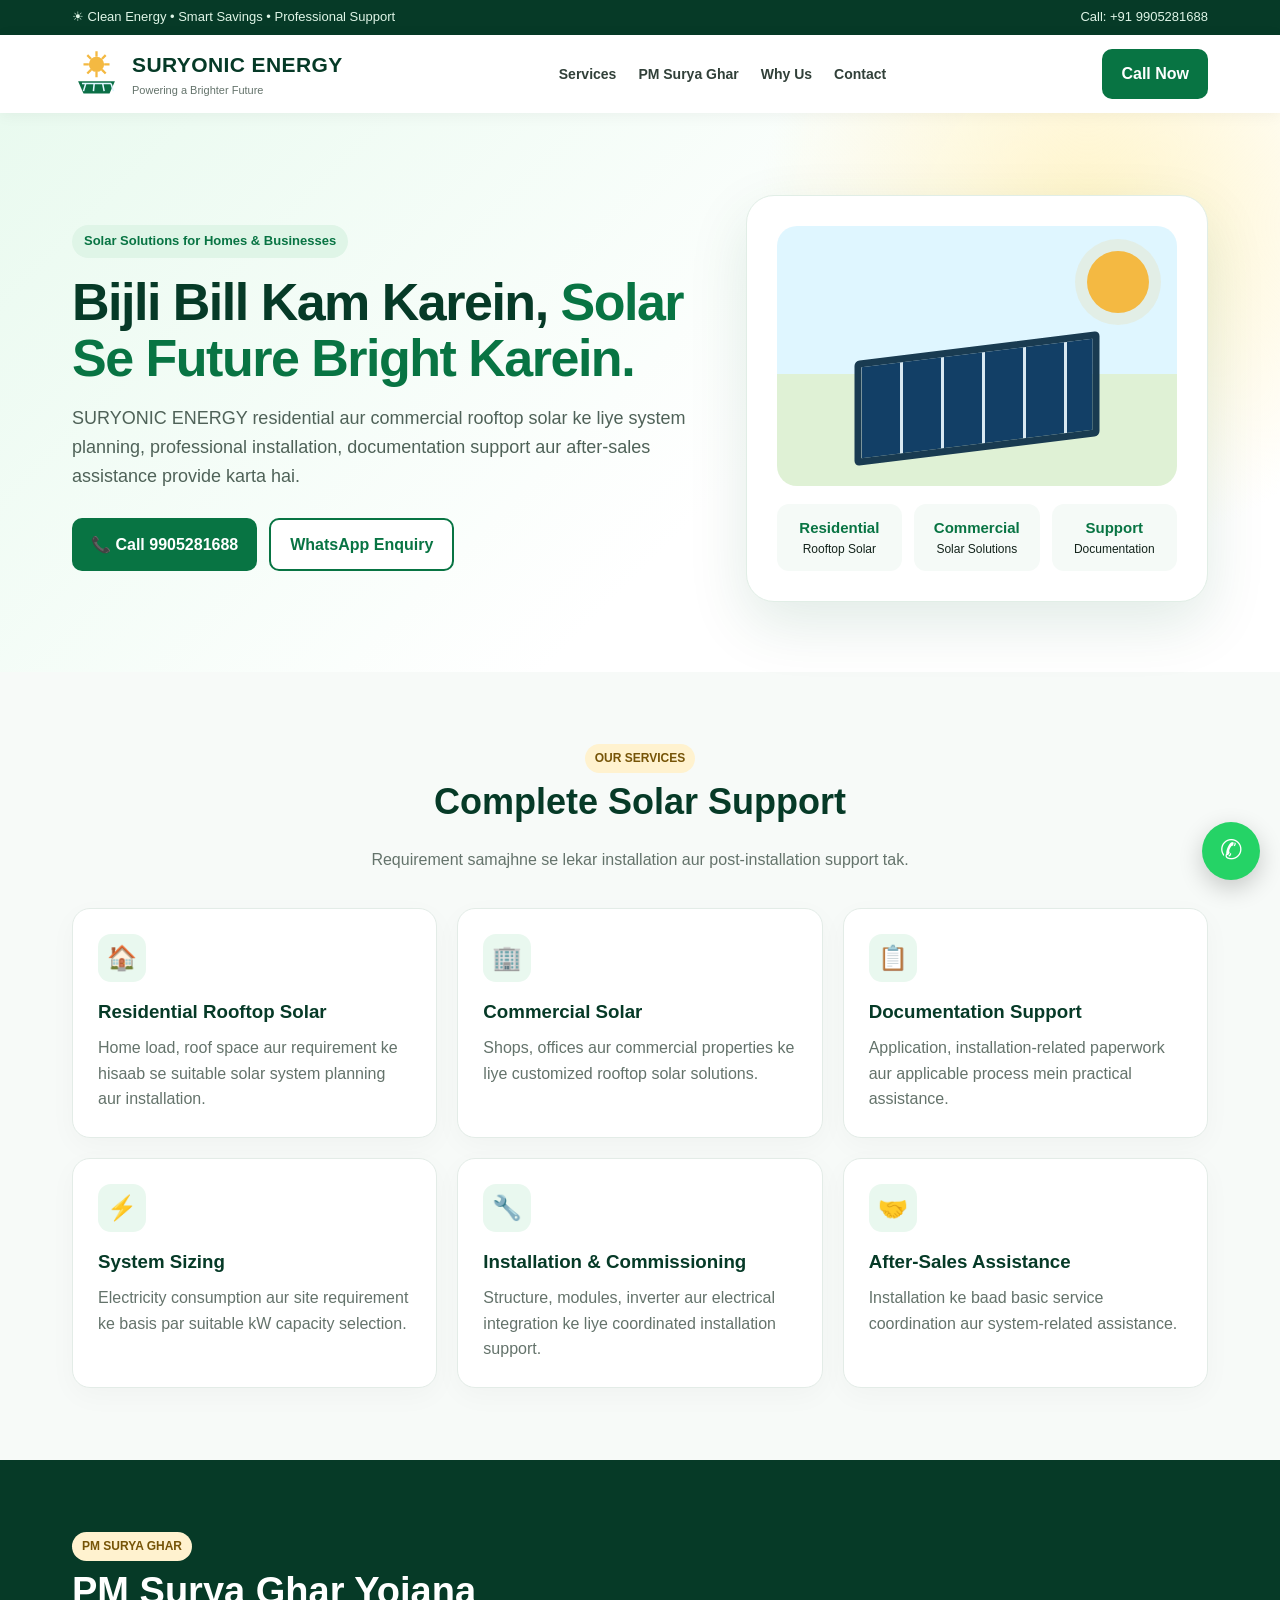
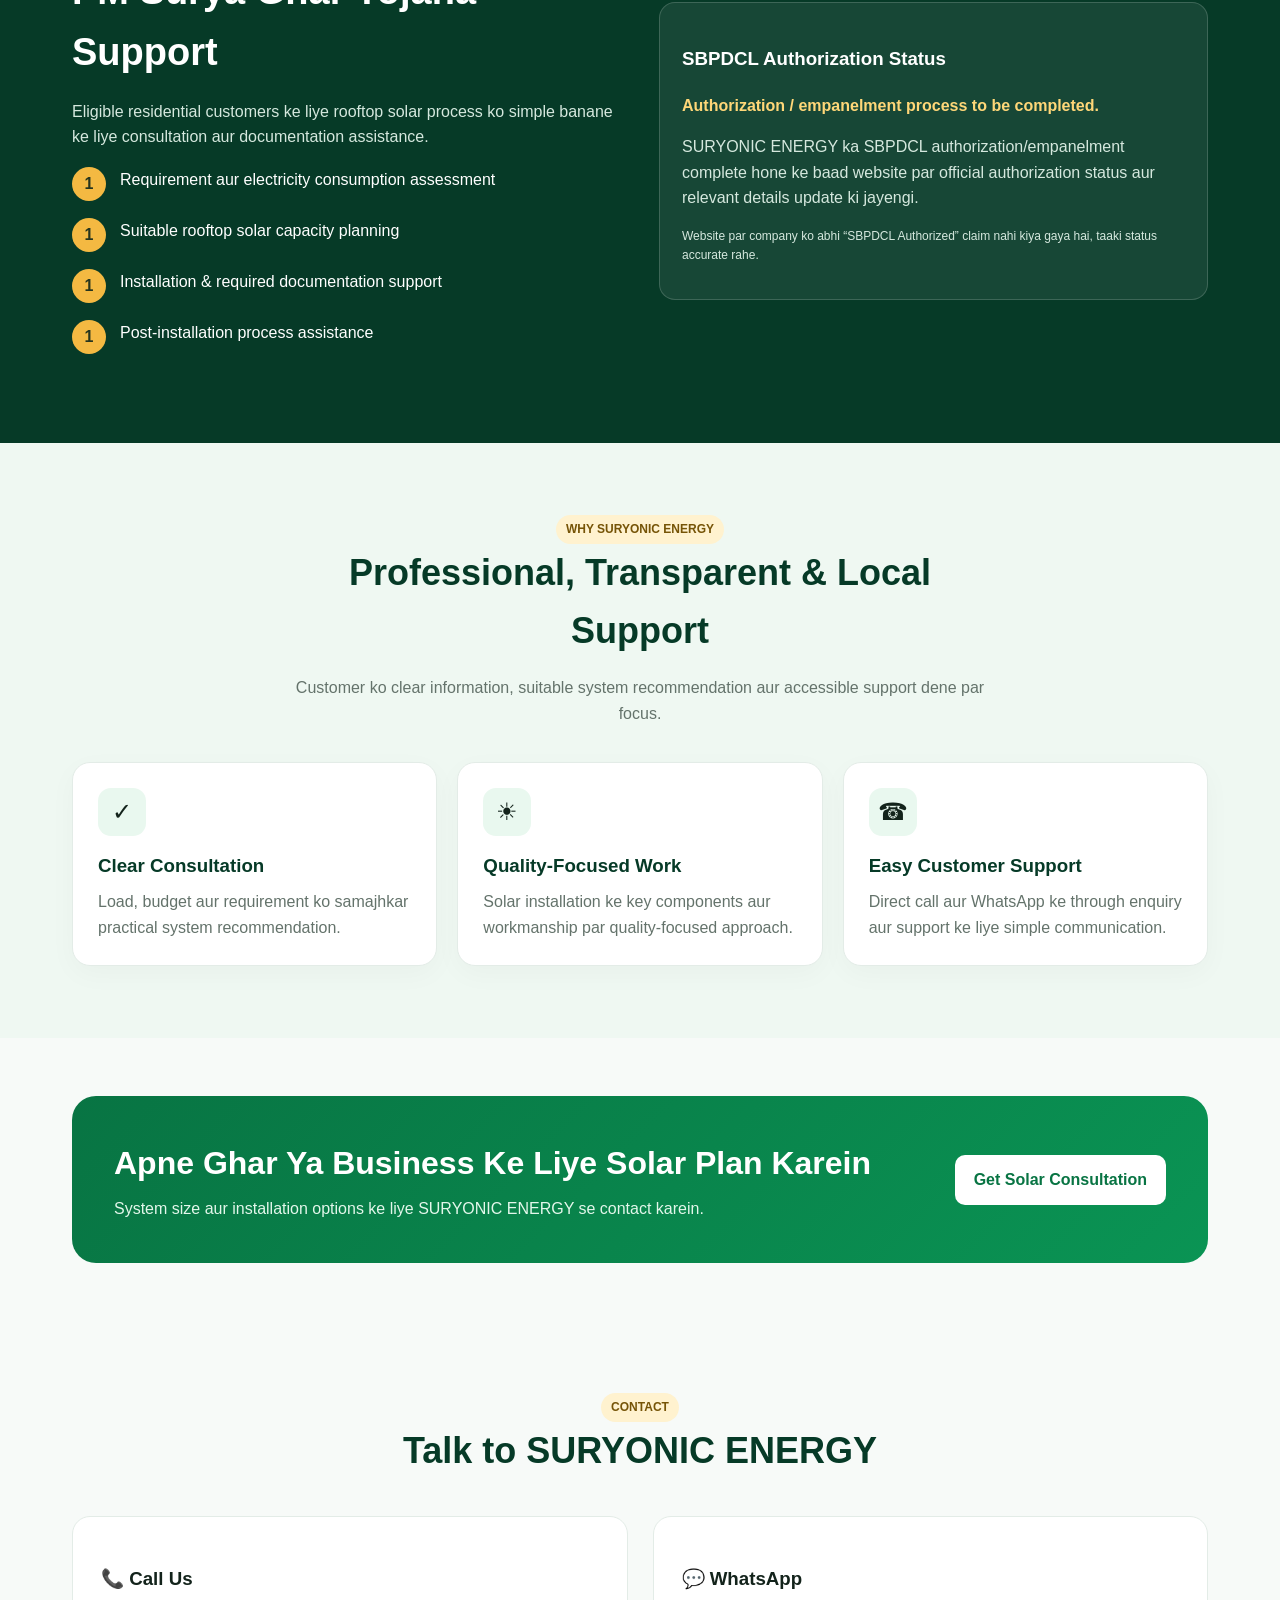
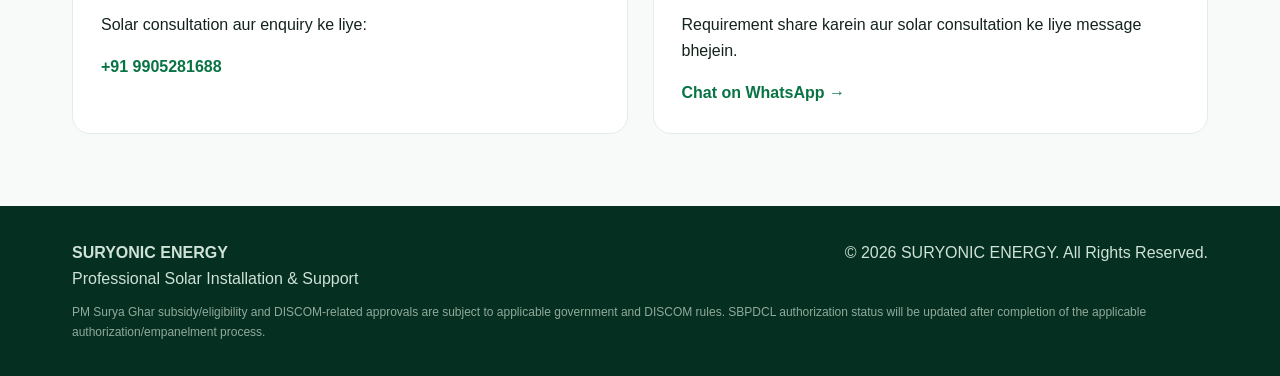
<file: index-3.html>
<!doctype html>
<html lang="hi">
<head>
<meta charset="utf-8"><meta name="viewport" content="width=device-width,initial-scale=1">
<title>SURYONIC ENERGY | Professional Solar Solutions</title>
<meta name="description" content="SURYONIC ENERGY - Residential and commercial rooftop solar consultation, installation, documentation and after-sales support in Bihar.">
<style>
:root{--green:#087443;--dark:#063a27;--lime:#e9f8ef;--gold:#f4b942;--ink:#13231b;--muted:#64736b;--white:#fff}*{box-sizing:border-box}html{scroll-behavior:smooth}body{margin:0;font-family:Inter,Arial,sans-serif;color:var(--ink);background:#f7faf8;line-height:1.6}a{text-decoration:none}.wrap{max-width:1180px;margin:auto;padding:0 22px}.top{background:var(--dark);color:#dff5e7;font-size:13px;padding:7px 0}.top .wrap{display:flex;justify-content:space-between;gap:15px;flex-wrap:wrap}header{background:#fff;position:sticky;top:0;z-index:10;box-shadow:0 2px 15px #0000000d}.nav{min-height:78px;display:flex;align-items:center;justify-content:space-between;gap:20px}.logo{display:flex;align-items:center;gap:11px;color:var(--dark)}.logo-mark{width:49px;height:49px}.logo strong{display:block;font-size:21px;letter-spacing:.4px}.logo small{display:block;color:var(--muted);font-size:11px}.links{display:flex;gap:22px;align-items:center}.links a{color:#314039;font-size:14px;font-weight:700}.btn{display:inline-flex;align-items:center;justify-content:center;padding:12px 19px;border-radius:10px;font-weight:800;transition:.2s}.btn-primary{background:var(--green);color:#fff}.btn-outline{border:2px solid var(--green);color:var(--green);background:#fff}.hero{background:radial-gradient(circle at 85% 20%,#fff4c8 0,transparent 28%),linear-gradient(135deg,#e9faef,#fff 60%);padding:82px 0 70px}.hero-grid{display:grid;grid-template-columns:1.15fr .85fr;gap:48px;align-items:center}.eyebrow{display:inline-block;background:#dff5e7;color:var(--green);padding:6px 12px;border-radius:50px;font-weight:800;font-size:13px}.hero h1{font-size:52px;line-height:1.08;margin:16px 0;color:var(--dark);letter-spacing:-1.5px}.hero h1 span{color:var(--green)}.hero p{font-size:18px;color:#4f6258;max-width:680px}.actions{display:flex;gap:12px;flex-wrap:wrap;margin-top:27px}.visual{background:#fff;border-radius:28px;padding:30px;box-shadow:0 22px 60px #0b57351f;border:1px solid #e1eee6}.solar-art{height:260px;border-radius:20px;background:linear-gradient(#dff6ff 0 57%,#dff1d5 57%);position:relative;overflow:hidden}.sun{position:absolute;right:28px;top:25px;width:62px;height:62px;background:var(--gold);border-radius:50%;box-shadow:0 0 0 12px #f4b94222}.panel{position:absolute;left:50%;bottom:35px;transform:translateX(-50%) skewY(-7deg);width:245px;height:105px;background:repeating-linear-gradient(90deg,#123f66 0 38px,#d8e8f2 39px 41px),repeating-linear-gradient(0deg,transparent 0 31px,#d8e8f2 32px 34px);border:7px solid #193b51;border-radius:5px}.trust{display:grid;grid-template-columns:repeat(3,1fr);gap:12px;margin-top:18px}.trust div{background:#f5faf7;padding:12px;border-radius:12px;text-align:center;font-size:12px}.trust b{display:block;color:var(--green);font-size:15px}.section{padding:72px 0}.head{text-align:center;max-width:720px;margin:0 auto 36px}.head h2{font-size:36px;color:var(--dark);margin:0 0 10px}.head p{color:var(--muted)}.grid{display:grid;grid-template-columns:repeat(3,1fr);gap:20px}.card{background:#fff;border:1px solid #e3ece7;border-radius:18px;padding:25px;box-shadow:0 8px 28px #00000008}.icon{width:48px;height:48px;border-radius:13px;background:var(--lime);display:grid;place-items:center;font-size:24px}.card h3{color:var(--dark);margin:15px 0 8px}.card p{color:var(--muted);margin:0}.scheme{background:var(--dark);color:#fff}.scheme-grid{display:grid;grid-template-columns:1fr 1fr;gap:38px;align-items:center}.scheme h2{font-size:38px;margin:0 0 14px}.scheme p{color:#d5e8de}.note{background:#ffffff12;border:1px solid #ffffff2a;border-radius:16px;padding:22px}.note strong{color:#ffd778}.steps{counter-reset:s}.step{display:flex;gap:14px;margin:17px 0}.step:before{counter-increment:s;content:counter(s);min-width:34px;height:34px;border-radius:50%;background:var(--gold);color:#26351e;display:grid;place-items:center;font-weight:900}.why{background:#eff8f2}.cta{padding:58px 0}.cta-box{background:linear-gradient(135deg,var(--green),#0a9454);border-radius:24px;color:#fff;padding:42px;display:flex;align-items:center;justify-content:space-between;gap:25px}.cta-box h2{margin:0;font-size:32px}.cta-box p{margin:6px 0 0;color:#e3f7eb}.cta-box .btn{background:#fff;color:var(--green)}.contact{display:grid;grid-template-columns:1fr 1fr;gap:25px}.contact-card{background:#fff;border-radius:18px;padding:28px;border:1px solid #e3ece7}.contact-card a{color:var(--green);font-weight:800}.badge{display:inline-block;background:#fff2cf;color:#765407;padding:5px 10px;border-radius:50px;font-size:12px;font-weight:800}footer{background:#052f20;color:#cfe2d7;padding:34px 0}.foot{display:flex;justify-content:space-between;gap:20px;flex-wrap:wrap}.disclaimer{font-size:12px;color:#91aa9c;margin-top:12px}.wa{position:fixed;right:20px;bottom:20px;width:58px;height:58px;border-radius:50%;background:#25D366;color:#fff;display:grid;place-items:center;font-size:27px;box-shadow:0 8px 25px #0003;z-index:12}@media(max-width:850px){.links a:not(.btn){display:none}.hero-grid,.scheme-grid,.contact{grid-template-columns:1fr}.hero{padding:55px 0}.hero h1{font-size:39px}.grid{grid-template-columns:1fr}.visual{order:-1}.cta-box{display:block}.cta-box .btn{margin-top:18px}.trust{grid-template-columns:1fr 1fr 1fr}.head h2{font-size:30px}}@media(max-width:460px){.logo strong{font-size:18px}.nav>.btn{display:none}.hero h1{font-size:34px}.trust{grid-template-columns:1fr}.cta-box{padding:28px}.scheme h2{font-size:31px}}
</style>
</head><body>
<div class="top"><div class="wrap"><span>☀ Clean Energy • Smart Savings • Professional Support</span><span>Call: +91 9905281688</span></div></div>
<header><div class="wrap nav"><a class="logo" href="#home"><svg class="logo-mark" viewBox="0 0 64 64" aria-label="Suryonic Energy logo"><circle cx="32" cy="20" r="10" fill="#f4b942"/><g stroke="#f4b942" stroke-width="3"><path d="M32 3v7M32 30v7M15 20h7M42 20h7M20 8l5 5M39 27l5 5M44 8l-5 5M25 27l-5 5"/></g><path d="M8 42h48L49 58H15z" fill="#0b6f46"/><path d="M13 45h38M18 45l-3 10M29 45l-1 10M40 45l2 10M51 45l3 10" stroke="#dff6ff" stroke-width="2"/></svg><div><strong>SURYONIC ENERGY</strong><small>Powering a Brighter Future</small></div></a><nav class="links"><a href="#services">Services</a><a href="#scheme">PM Surya Ghar</a><a href="#about">Why Us</a><a href="#contact">Contact</a></nav><a class="btn btn-primary" href="tel:+919905281688">Call Now</a></div></header>
<main id="home"><section class="hero"><div class="wrap hero-grid"><div><span class="eyebrow">Solar Solutions for Homes & Businesses</span><h1>Bijli Bill Kam Karein, <span>Solar Se Future Bright Karein.</span></h1><p>SURYONIC ENERGY residential aur commercial rooftop solar ke liye system planning, professional installation, documentation support aur after-sales assistance provide karta hai.</p><div class="actions"><a class="btn btn-primary" href="tel:+919905281688">📞 Call 9905281688</a><a class="btn btn-outline" href="https://wa.me/919905281688?text=Namaste%20SURYONIC%20ENERGY%2C%20mujhe%20solar%20installation%20ki%20jankari%20chahiye.">WhatsApp Enquiry</a></div></div><div class="visual"><div class="solar-art"><div class="sun"></div><div class="panel"></div></div><div class="trust"><div><b>Residential</b>Rooftop Solar</div><div><b>Commercial</b>Solar Solutions</div><div><b>Support</b>Documentation</div></div></div></div></section>
<section class="section" id="services"><div class="wrap"><div class="head"><span class="badge">OUR SERVICES</span><h2>Complete Solar Support</h2><p>Requirement samajhne se lekar installation aur post-installation support tak.</p></div><div class="grid"><article class="card"><div class="icon">🏠</div><h3>Residential Rooftop Solar</h3><p>Home load, roof space aur requirement ke hisaab se suitable solar system planning aur installation.</p></article><article class="card"><div class="icon">🏢</div><h3>Commercial Solar</h3><p>Shops, offices aur commercial properties ke liye customized rooftop solar solutions.</p></article><article class="card"><div class="icon">📋</div><h3>Documentation Support</h3><p>Application, installation-related paperwork aur applicable process mein practical assistance.</p></article><article class="card"><div class="icon">⚡</div><h3>System Sizing</h3><p>Electricity consumption aur site requirement ke basis par suitable kW capacity selection.</p></article><article class="card"><div class="icon">🔧</div><h3>Installation & Commissioning</h3><p>Structure, modules, inverter aur electrical integration ke liye coordinated installation support.</p></article><article class="card"><div class="icon">🤝</div><h3>After-Sales Assistance</h3><p>Installation ke baad basic service coordination aur system-related assistance.</p></article></div></div></section>
<section class="section scheme" id="scheme"><div class="wrap scheme-grid"><div><span class="badge">PM SURYA GHAR</span><h2>PM Surya Ghar Yojana Support</h2><p>Eligible residential customers ke liye rooftop solar process ko simple banane ke liye consultation aur documentation assistance.</p><div class="step">Requirement aur electricity consumption assessment</div><div class="step">Suitable rooftop solar capacity planning</div><div class="step">Installation & required documentation support</div><div class="step">Post-installation process assistance</div></div><div class="note"><h3>SBPDCL Authorization Status</h3><p><strong>Authorization / empanelment process to be completed.</strong></p><p>SURYONIC ENERGY ka SBPDCL authorization/empanelment complete hone ke baad website par official authorization status aur relevant details update ki jayengi.</p><p class="disclaimer">Website par company ko abhi “SBPDCL Authorized” claim nahi kiya gaya hai, taaki status accurate rahe.</p></div></div></section>
<section class="section why" id="about"><div class="wrap"><div class="head"><span class="badge">WHY SURYONIC ENERGY</span><h2>Professional, Transparent & Local Support</h2><p>Customer ko clear information, suitable system recommendation aur accessible support dene par focus.</p></div><div class="grid"><div class="card"><div class="icon">✓</div><h3>Clear Consultation</h3><p>Load, budget aur requirement ko samajhkar practical system recommendation.</p></div><div class="card"><div class="icon">☀</div><h3>Quality-Focused Work</h3><p>Solar installation ke key components aur workmanship par quality-focused approach.</p></div><div class="card"><div class="icon">☎</div><h3>Easy Customer Support</h3><p>Direct call aur WhatsApp ke through enquiry aur support ke liye simple communication.</p></div></div></div></section>
<section class="cta"><div class="wrap"><div class="cta-box"><div><h2>Apne Ghar Ya Business Ke Liye Solar Plan Karein</h2><p>System size aur installation options ke liye SURYONIC ENERGY se contact karein.</p></div><a class="btn" href="https://wa.me/919905281688?text=Namaste%20SURYONIC%20ENERGY%2C%20mujhe%20solar%20quotation%20chahiye.">Get Solar Consultation</a></div></div></section>
<section class="section" id="contact"><div class="wrap"><div class="head"><span class="badge">CONTACT</span><h2>Talk to SURYONIC ENERGY</h2></div><div class="contact"><div class="contact-card"><h3>📞 Call Us</h3><p>Solar consultation aur enquiry ke liye:</p><a href="tel:+919905281688">+91 9905281688</a></div><div class="contact-card"><h3>💬 WhatsApp</h3><p>Requirement share karein aur solar consultation ke liye message bhejein.</p><a href="https://wa.me/919905281688">Chat on WhatsApp →</a></div></div></div></section></main>
<footer><div class="wrap foot"><div><strong>SURYONIC ENERGY</strong><div>Professional Solar Installation & Support</div></div><div>© 2026 SURYONIC ENERGY. All Rights Reserved.</div></div><div class="wrap disclaimer">PM Surya Ghar subsidy/eligibility and DISCOM-related approvals are subject to applicable government and DISCOM rules. SBPDCL authorization status will be updated after completion of the applicable authorization/empanelment process.</div></footer>
<a class="wa" aria-label="WhatsApp" href="https://wa.me/919905281688?text=Namaste%20SURYONIC%20ENERGY%2C%20mujhe%20solar%20installation%20ki%20jankari%20chahiye.">✆</a>
</body></html>
</file>
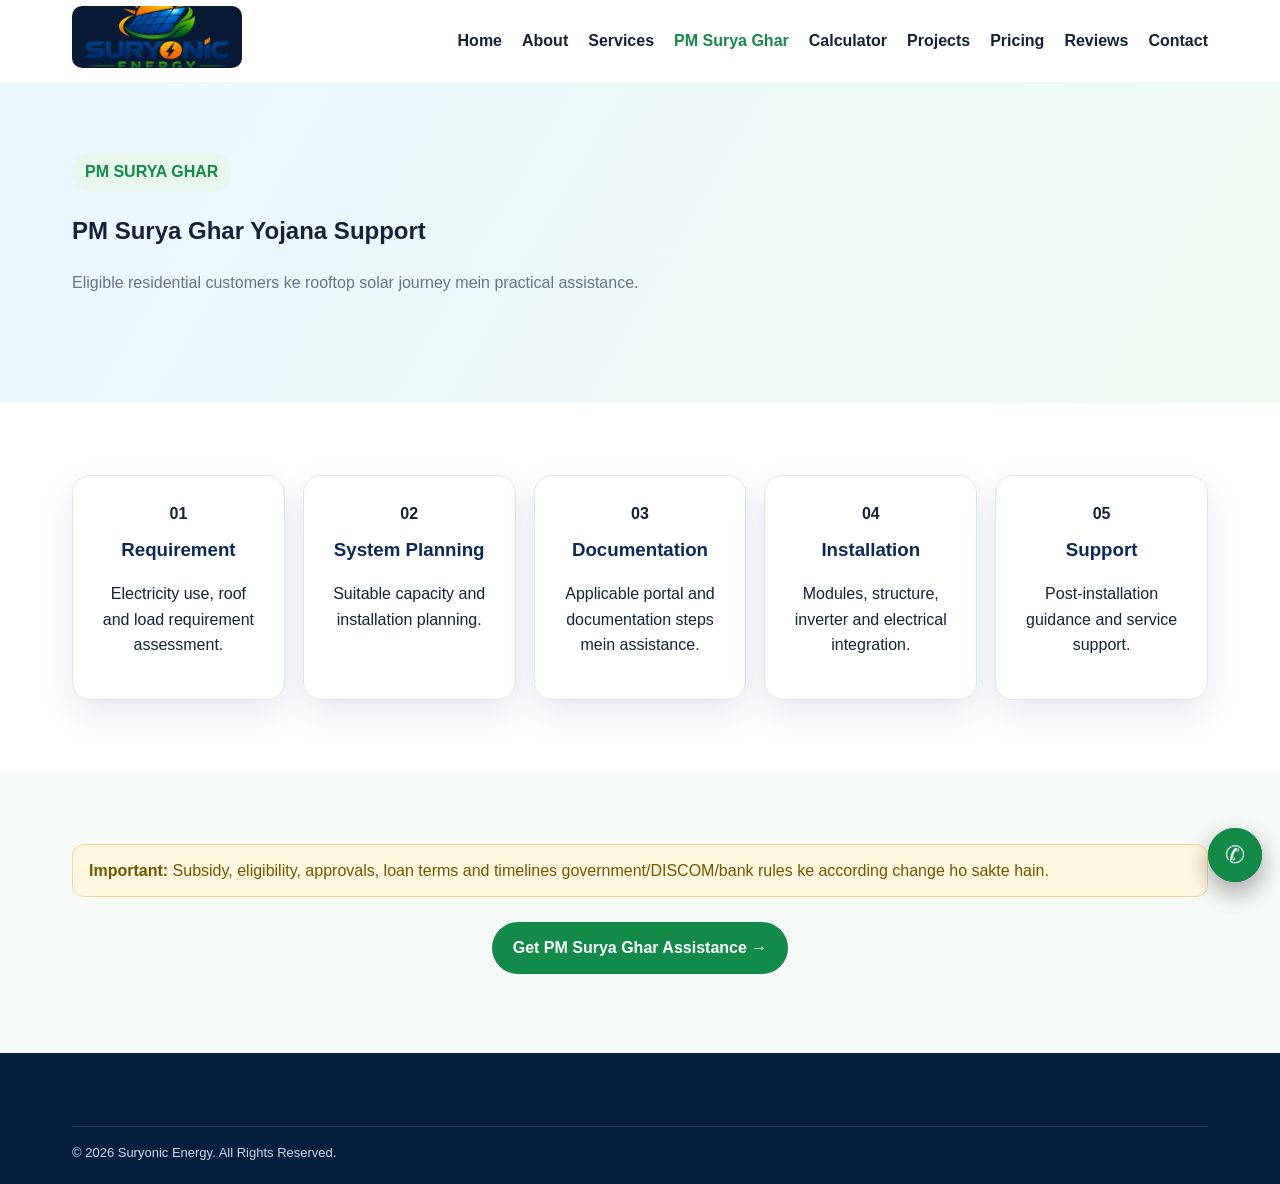
<file: pm-surya-ghar.html>
<!DOCTYPE html>
<html lang="en-IN"><head><meta charset="utf-8"/><meta content="width=device-width,initial-scale=1" name="viewport"/><title>PM Surya Ghar Solar in Nabinagar &amp; Aurangabad | SURYONIC ENERGY</title><link href="style.css" rel="stylesheet"/><meta content="Get guidance for eligible rooftop solar customers under PM Surya Ghar in Nabinagar and Aurangabad, Bihar, including system sizing, documentation and installation support." name="description"/><meta content="PM Surya Ghar Nabinagar, PM Surya Ghar Aurangabad Bihar, rooftop solar subsidy, solar installation Bihar" name="keywords"/><meta content="index, follow, max-image-preview:large, max-snippet:-1, max-video-preview:-1" name="robots"/><meta content="SURYONIC ENERGY" name="author"/><meta content="#0b2b4b" name="theme-color"/><link href="https://suryonicenergy-droid.github.io/suryonicenergy/pm-surya-ghar.html" rel="canonical"/><meta content="website" property="og:type"/><meta content="PM Surya Ghar Solar in Nabinagar &amp; Aurangabad | SURYONIC ENERGY" property="og:title"/><meta content="Get guidance for eligible rooftop solar customers under PM Surya Ghar in Nabinagar and Aurangabad, Bihar, including system sizing, documentation and installation support." property="og:description"/><meta content="https://suryonicenergy-droid.github.io/suryonicenergy/pm-surya-ghar.html" property="og:url"/><meta content="https://suryonicenergy-droid.github.io/suryonicenergy/assets/logo.png" property="og:image"/><meta content="SURYONIC ENERGY" property="og:site_name"/><meta content="en_IN" property="og:locale"/><meta content="summary_large_image" name="twitter:card"/><meta content="PM Surya Ghar Solar in Nabinagar &amp; Aurangabad | SURYONIC ENERGY" name="twitter:title"/><meta content="Get guidance for eligible rooftop solar customers under PM Surya Ghar in Nabinagar and Aurangabad, Bihar, including system sizing, documentation and installation support." name="twitter:description"/><meta content="https://suryonicenergy-droid.github.io/suryonicenergy/assets/logo.png" name="twitter:image"/><link href="assets/logo.png" rel="icon" type="image/png"/><script type="application/ld+json">{"@context":"https://schema.org","@type":"LocalBusiness","@id":"https://suryonicenergy-droid.github.io/suryonicenergy/#business","name":"SURYONIC ENERGY","url":"https://suryonicenergy-droid.github.io/suryonicenergy/","logo":"https://suryonicenergy-droid.github.io/suryonicenergy/assets/logo.png","image":"https://suryonicenergy-droid.github.io/suryonicenergy/assets/logo.png","description":"Residential, commercial and rooftop solar installation services in Nabinagar, Aurangabad, Bihar.","telephone":"+91-8797711255","email":"suryonicenergy@gmail.com","address":{"@type":"PostalAddress","addressLocality":"Nabinagar","addressRegion":"Bihar","addressCountry":"IN","postalCode":"824301"},"areaServed":[{"@type":"City","name":"Nabinagar"},{"@type":"AdministrativeArea","name":"Aurangabad, Bihar"}],"priceRange":"₹₹"}</script></head><body><header><div class="wrap nav"><a href="index.html"><img alt="SURYONIC ENERGY Logo" class="brand-logo" loading="lazy" src="assets/logo.png"/></a><button class="hamb">☰</button><nav class="menu"><a href="index.html">Home</a><a href="about.html">About</a><a href="services.html">Services</a><a class="active" href="pm-surya-ghar.html">PM Surya Ghar</a><a href="calculator.html">Calculator</a><a href="projects.html">Projects</a><a href="pricing.html">Pricing</a><a href="reviews.html">Reviews</a><a href="contact.html">Contact</a></nav></div></header><main><section class="page-head"><div class="wrap"><span class="pill">PM SURYA GHAR</span><h1>PM Surya Ghar Yojana Support</h1><p class="lead" style="margin-left:0">Eligible residential customers ke rooftop solar journey mein practical assistance.</p></div></section><section class="section"><div class="wrap grid4 steps"><div class="card center"><b>01</b><h3>Requirement</h3><p>Electricity use, roof and load requirement assessment.</p></div><div class="card center"><b>02</b><h3>System Planning</h3><p>Suitable capacity and installation planning.</p></div><div class="card center"><b>03</b><h3>Documentation</h3><p>Applicable portal and documentation steps mein assistance.</p></div><div class="card center"><b>04</b><h3>Installation</h3><p>Modules, structure, inverter and electrical integration.</p></div><div class="card center"><b>05</b><h3>Support</h3><p>Post-installation guidance and service support.</p></div></div></section><section class="section soft"><div class="wrap"><div class="notice"><strong>Important:</strong> Subsidy, eligibility, approvals, loan terms and timelines government/DISCOM/bank rules ke according change ho sakte hain.</div><div class="center" style="margin-top:25px"><a class="btn" href="contact.html">Get PM Surya Ghar Assistance →</a></div></div></section></main><footer><div class="wrap"><div class="legal">© 2026 Suryonic Energy. All Rights Reserved.</div></div></footer><script src="app.js"></script></body></html>
</file>
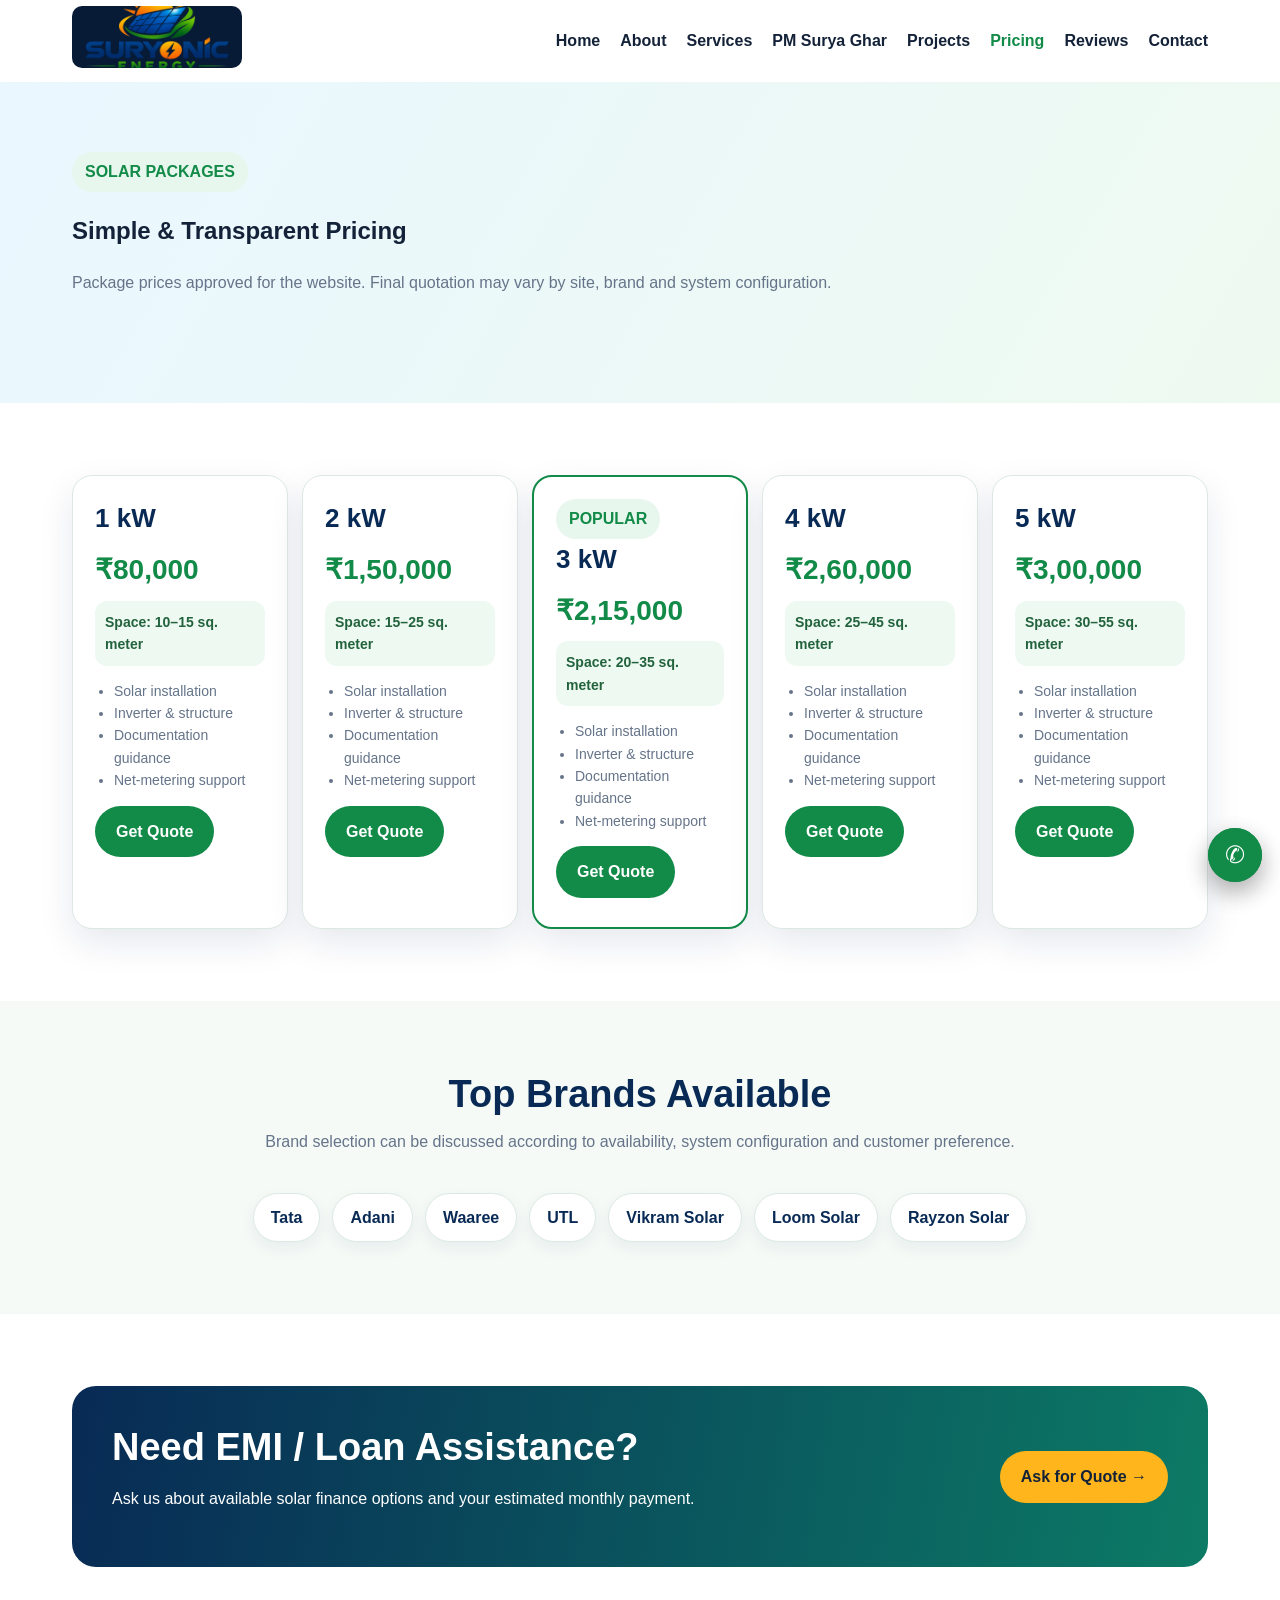
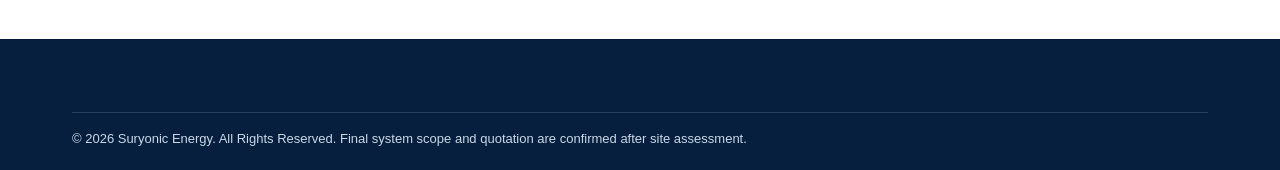
<file: pricing.html>
<!DOCTYPE html>
<html lang="en-IN"><head><meta charset="utf-8"/><meta content="width=device-width,initial-scale=1" name="viewport"/><title>Solar Panel Price &amp; Packages 1kW–5kW | SURYONIC ENERGY</title><link href="style.css" rel="stylesheet"/><meta content="View SURYONIC ENERGY solar packages from 1 kW to 5 kW, installation space guidance and available solar brands for customers in Nabinagar and Aurangabad, Bihar." name="description"/><meta content="solar price Nabinagar, solar panel price Aurangabad Bihar, 1kW solar price, 2kW solar price, 3kW solar price, 5kW solar price" name="keywords"/><meta content="index, follow, max-image-preview:large, max-snippet:-1, max-video-preview:-1" name="robots"/><meta content="SURYONIC ENERGY" name="author"/><meta content="#0b2b4b" name="theme-color"/><link href="https://suryonicenergy-droid.github.io/suryonicenergy/pricing.html" rel="canonical"/><meta content="website" property="og:type"/><meta content="Solar Panel Price &amp; Packages 1kW–5kW | SURYONIC ENERGY" property="og:title"/><meta content="View SURYONIC ENERGY solar packages from 1 kW to 5 kW, installation space guidance and available solar brands for customers in Nabinagar and Aurangabad, Bihar." property="og:description"/><meta content="https://suryonicenergy-droid.github.io/suryonicenergy/pricing.html" property="og:url"/><meta content="https://suryonicenergy-droid.github.io/suryonicenergy/assets/logo.png" property="og:image"/><meta content="SURYONIC ENERGY" property="og:site_name"/><meta content="en_IN" property="og:locale"/><meta content="summary_large_image" name="twitter:card"/><meta content="Solar Panel Price &amp; Packages 1kW–5kW | SURYONIC ENERGY" name="twitter:title"/><meta content="View SURYONIC ENERGY solar packages from 1 kW to 5 kW, installation space guidance and available solar brands for customers in Nabinagar and Aurangabad, Bihar." name="twitter:description"/><meta content="https://suryonicenergy-droid.github.io/suryonicenergy/assets/logo.png" name="twitter:image"/><link href="assets/logo.png" rel="icon" type="image/png"/><script type="application/ld+json">{"@context":"https://schema.org","@type":"LocalBusiness","@id":"https://suryonicenergy-droid.github.io/suryonicenergy/#business","name":"SURYONIC ENERGY","url":"https://suryonicenergy-droid.github.io/suryonicenergy/","logo":"https://suryonicenergy-droid.github.io/suryonicenergy/assets/logo.png","image":"https://suryonicenergy-droid.github.io/suryonicenergy/assets/logo.png","description":"Residential, commercial and rooftop solar installation services in Nabinagar, Aurangabad, Bihar.","telephone":"+91-8797711255","email":"suryonicenergy@gmail.com","address":{"@type":"PostalAddress","addressLocality":"Nabinagar","addressRegion":"Bihar","addressCountry":"IN","postalCode":"824301"},"areaServed":[{"@type":"City","name":"Nabinagar"},{"@type":"AdministrativeArea","name":"Aurangabad, Bihar"}],"priceRange":"₹₹"}</script></head><body><header><div class="wrap nav"><a href="index.html"><img alt="SURYONIC ENERGY Logo" class="brand-logo" loading="lazy" src="assets/logo.png"/></a><button class="hamb">☰</button><nav class="menu"><a href="index.html">Home</a><a href="about.html">About</a><a href="services.html">Services</a><a href="pm-surya-ghar.html">PM Surya Ghar</a><a href="projects.html">Projects</a><a class="active" href="pricing.html">Pricing</a><a href="reviews.html">Reviews</a><a href="contact.html">Contact</a></nav></div></header><main><section class="page-head"><div class="wrap"><span class="pill">SOLAR PACKAGES</span><h1>Simple &amp; Transparent Pricing</h1><p class="lead" style="margin-left:0">Package prices approved for the website. Final quotation may vary by site, brand and system configuration.</p></div></section><section class="section"><div class="wrap"><div class="price-grid"><div class="price-card"><h3>1 kW</h3><div class="price">₹80,000</div><div class="space">Space: 10–15 sq. meter</div><ul><li>Solar installation</li><li>Inverter &amp; structure</li><li>Documentation guidance</li><li>Net-metering support</li></ul><a class="btn" href="contact.html">Get Quote</a></div><div class="price-card"><h3>2 kW</h3><div class="price">₹1,50,000</div><div class="space">Space: 15–25 sq. meter</div><ul><li>Solar installation</li><li>Inverter &amp; structure</li><li>Documentation guidance</li><li>Net-metering support</li></ul><a class="btn" href="contact.html">Get Quote</a></div><div class="price-card featured"><span class="pill">POPULAR</span><h3>3 kW</h3><div class="price">₹2,15,000</div><div class="space">Space: 20–35 sq. meter</div><ul><li>Solar installation</li><li>Inverter &amp; structure</li><li>Documentation guidance</li><li>Net-metering support</li></ul><a class="btn" href="contact.html">Get Quote</a></div><div class="price-card"><h3>4 kW</h3><div class="price">₹2,60,000</div><div class="space">Space: 25–45 sq. meter</div><ul><li>Solar installation</li><li>Inverter &amp; structure</li><li>Documentation guidance</li><li>Net-metering support</li></ul><a class="btn" href="contact.html">Get Quote</a></div><div class="price-card"><h3>5 kW</h3><div class="price">₹3,00,000</div><div class="space">Space: 30–55 sq. meter</div><ul><li>Solar installation</li><li>Inverter &amp; structure</li><li>Documentation guidance</li><li>Net-metering support</li></ul><a class="btn" href="contact.html">Get Quote</a></div></div></div></section><section class="section soft"><div class="wrap center"><h2>Top Brands Available</h2><p class="lead">Brand selection can be discussed according to availability, system configuration and customer preference.</p><div class="brand-strip"><span class="brand-chip">Tata</span><span class="brand-chip">Adani</span><span class="brand-chip">Waaree</span><span class="brand-chip">UTL</span><span class="brand-chip">Vikram Solar</span><span class="brand-chip">Loom Solar</span><span class="brand-chip">Rayzon Solar</span></div></div></section><section class="section"><div class="wrap"><div class="cta"><div><h2>Need EMI / Loan Assistance?</h2><p>Ask us about available solar finance options and your estimated monthly payment.</p></div><a class="btn sun" href="contact.html">Ask for Quote →</a></div></div></section></main><footer><div class="wrap"><div class="legal">© 2026 Suryonic Energy. All Rights Reserved. Final system scope and quotation are confirmed after site assessment.</div></div></footer><script src="app.js"></script></body></html>
</file>
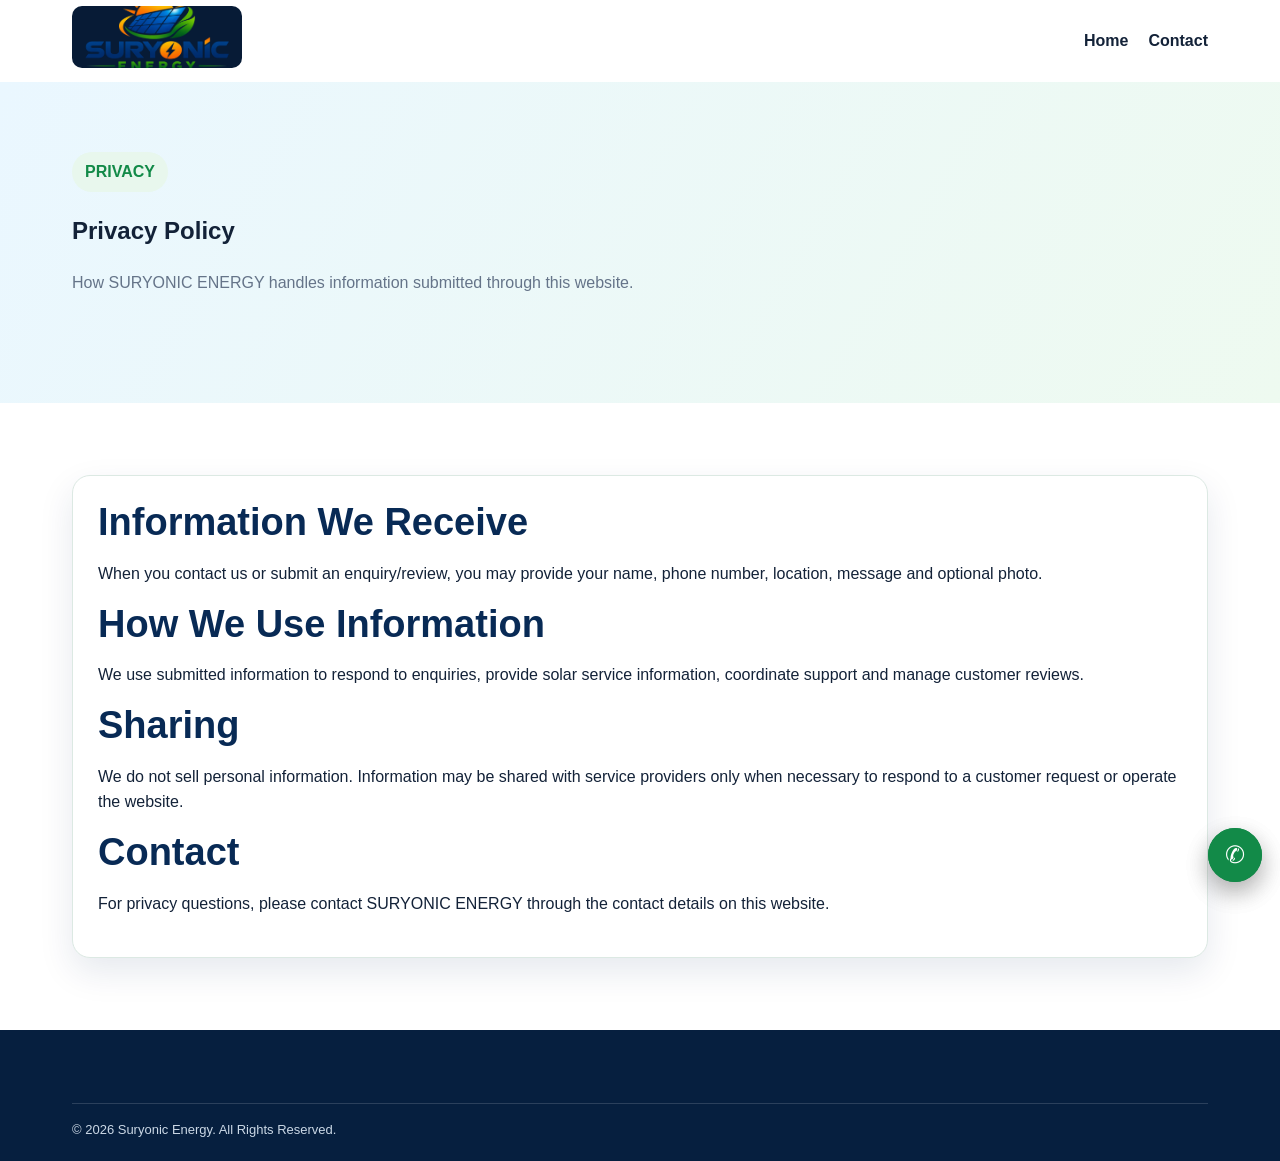
<file: privacy.html>
<!doctype html><html lang="en-IN"><head><meta charset="utf-8"><meta name="viewport" content="width=device-width,initial-scale=1"><title>Privacy Policy | SURYONIC ENERGY</title><meta name="description" content="Privacy Policy for SURYONIC ENERGY website and customer enquiries."><meta name="robots" content="index,follow"><link rel="canonical" href="https://suryonicenergy-droid.github.io/suryonicenergy/privacy.html"><link rel="stylesheet" href="style.css"><link rel="icon" href="assets/logo.png" type="image/png"></head><body><header><div class="wrap nav"><a href="index.html"><img alt="SURYONIC ENERGY Logo" class="brand-logo" src="assets/logo.png"></a><nav class="menu" style="display:flex"><a href="index.html">Home</a><a href="contact.html">Contact</a></nav></div></header><main><section class="page-head"><div class="wrap"><span class="pill">PRIVACY</span><h1>Privacy Policy</h1><p class="lead" style="margin-left:0">How SURYONIC ENERGY handles information submitted through this website.</p></div></section><section class="section"><div class="wrap"><div class="card"><h2>Information We Receive</h2><p>When you contact us or submit an enquiry/review, you may provide your name, phone number, location, message and optional photo.</p><h2>How We Use Information</h2><p>We use submitted information to respond to enquiries, provide solar service information, coordinate support and manage customer reviews.</p><h2>Sharing</h2><p>We do not sell personal information. Information may be shared with service providers only when necessary to respond to a customer request or operate the website.</p><h2>Contact</h2><p>For privacy questions, please contact SURYONIC ENERGY through the contact details on this website.</p></div></div></section></main><footer><div class="wrap"><div class="legal">© 2026 Suryonic Energy. All Rights Reserved.</div></div></footer><script src="app.js"></script></body></html>
</file>
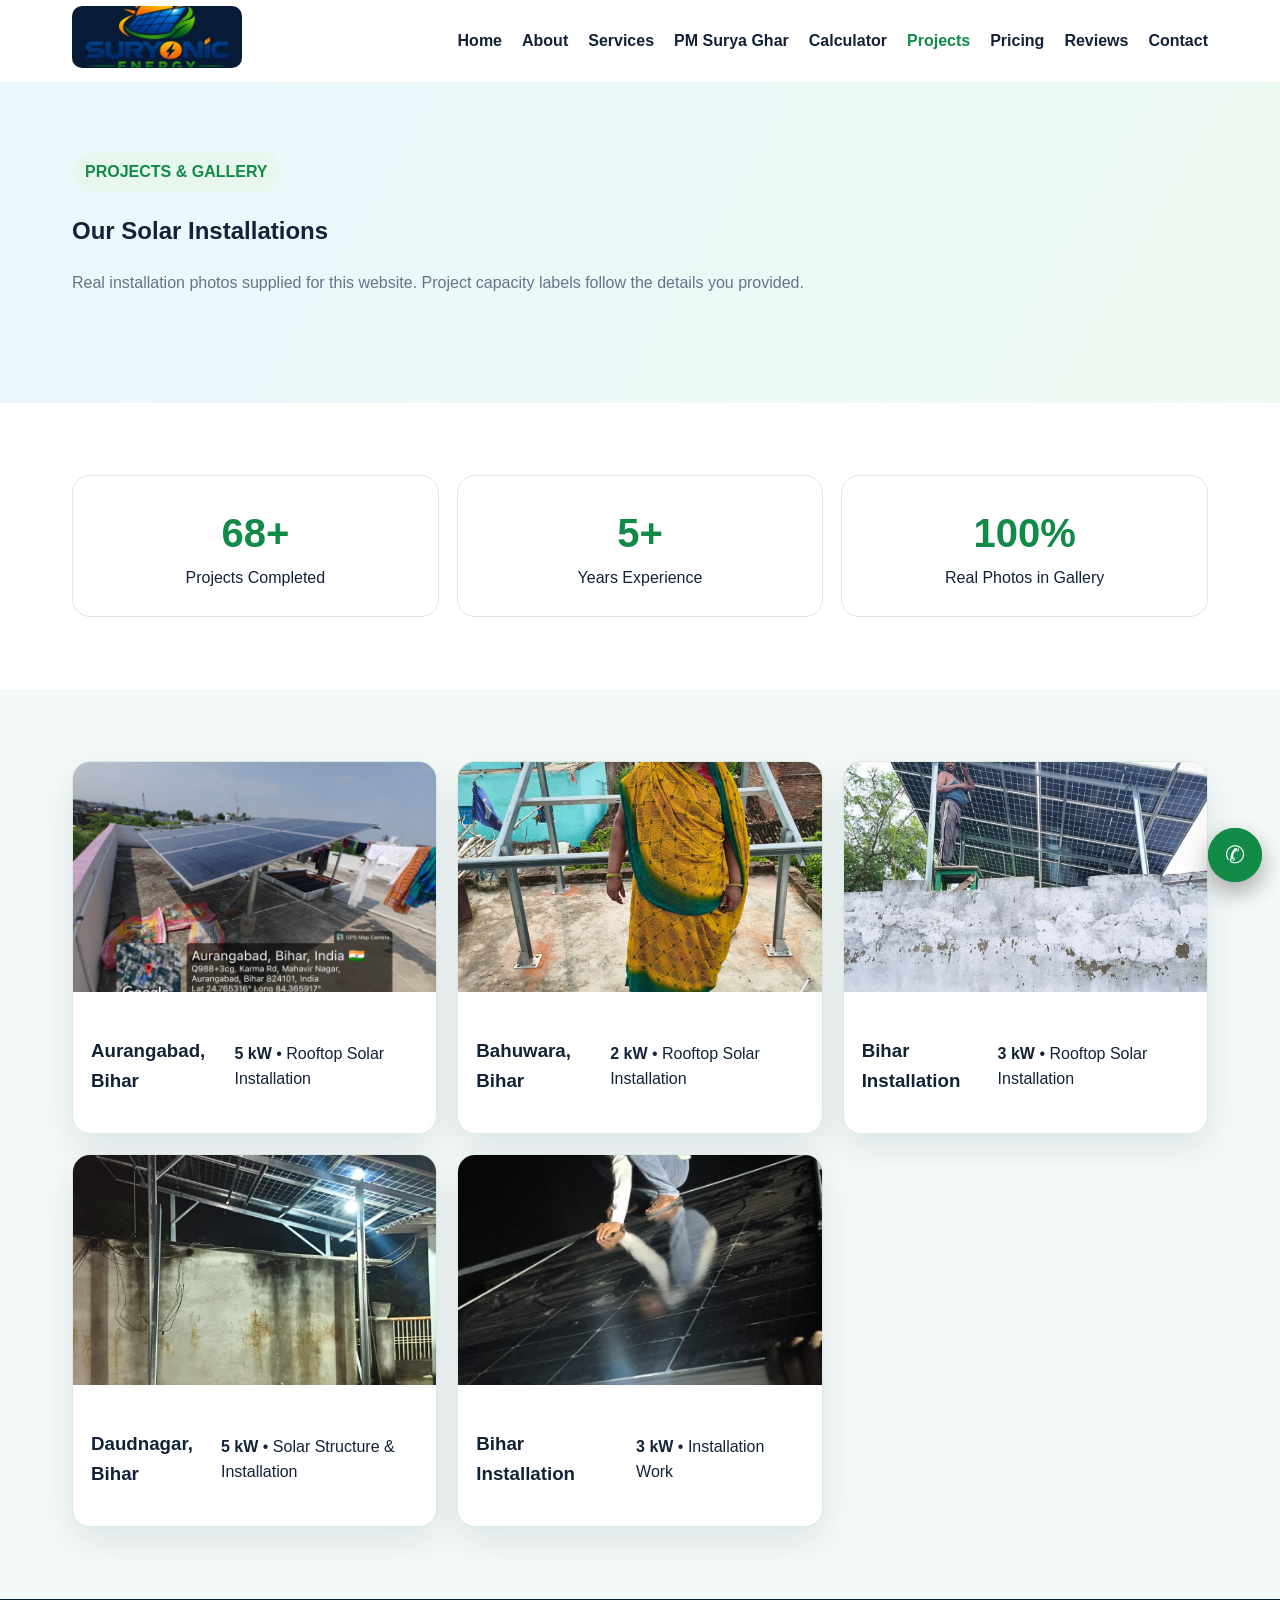
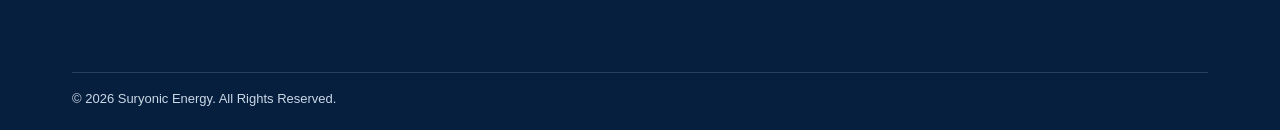
<file: projects.html>
<!DOCTYPE html>
<html lang="en-IN"><head><meta charset="utf-8"/><meta content="width=device-width,initial-scale=1" name="viewport"/><title>Solar Projects in Nabinagar &amp; Aurangabad | SURYONIC ENERGY</title><link href="style.css" rel="stylesheet"/><meta content="Explore SURYONIC ENERGY solar installation projects and real project photos from Bihar, with residential and commercial rooftop solar solutions." name="description"/><meta content="solar projects Nabinagar, solar projects Aurangabad Bihar, rooftop solar installation projects, solar installation photos" name="keywords"/><meta content="index, follow, max-image-preview:large, max-snippet:-1, max-video-preview:-1" name="robots"/><meta content="SURYONIC ENERGY" name="author"/><meta content="#0b2b4b" name="theme-color"/><link href="https://suryonicenergy-droid.github.io/suryonicenergy/projects.html" rel="canonical"/><meta content="website" property="og:type"/><meta content="Solar Projects in Nabinagar &amp; Aurangabad | SURYONIC ENERGY" property="og:title"/><meta content="Explore SURYONIC ENERGY solar installation projects and real project photos from Bihar, with residential and commercial rooftop solar solutions." property="og:description"/><meta content="https://suryonicenergy-droid.github.io/suryonicenergy/projects.html" property="og:url"/><meta content="https://suryonicenergy-droid.github.io/suryonicenergy/assets/logo.png" property="og:image"/><meta content="SURYONIC ENERGY" property="og:site_name"/><meta content="en_IN" property="og:locale"/><meta content="summary_large_image" name="twitter:card"/><meta content="Solar Projects in Nabinagar &amp; Aurangabad | SURYONIC ENERGY" name="twitter:title"/><meta content="Explore SURYONIC ENERGY solar installation projects and real project photos from Bihar, with residential and commercial rooftop solar solutions." name="twitter:description"/><meta content="https://suryonicenergy-droid.github.io/suryonicenergy/assets/logo.png" name="twitter:image"/><link href="assets/logo.png" rel="icon" type="image/png"/><script type="application/ld+json">{"@context":"https://schema.org","@type":"LocalBusiness","@id":"https://suryonicenergy-droid.github.io/suryonicenergy/#business","name":"SURYONIC ENERGY","url":"https://suryonicenergy-droid.github.io/suryonicenergy/","logo":"https://suryonicenergy-droid.github.io/suryonicenergy/assets/logo.png","image":"https://suryonicenergy-droid.github.io/suryonicenergy/assets/logo.png","description":"Residential, commercial and rooftop solar installation services in Nabinagar, Aurangabad, Bihar.","telephone":"+91-8797711255","email":"suryonicenergy@gmail.com","address":{"@type":"PostalAddress","addressLocality":"Nabinagar","addressRegion":"Bihar","addressCountry":"IN","postalCode":"824301"},"areaServed":[{"@type":"City","name":"Nabinagar"},{"@type":"AdministrativeArea","name":"Aurangabad, Bihar"}],"priceRange":"₹₹"}</script></head><body><header><div class="wrap nav"><a href="index.html"><img alt="SURYONIC ENERGY Logo" class="brand-logo" loading="lazy" src="assets/logo.png"/></a><button class="hamb">☰</button><nav class="menu"><a href="index.html">Home</a><a href="about.html">About</a><a href="services.html">Services</a><a href="pm-surya-ghar.html">PM Surya Ghar</a><a href="calculator.html">Calculator</a><a class="active" href="projects.html">Projects</a><a href="pricing.html">Pricing</a><a href="reviews.html">Reviews</a><a href="contact.html">Contact</a></nav></div></header><main><section class="page-head"><div class="wrap"><span class="pill">PROJECTS &amp; GALLERY</span><h1>Our Solar Installations</h1><p class="lead" style="margin-left:0">Real installation photos supplied for this website. Project capacity labels follow the details you provided.</p></div></section><section class="section"><div class="wrap"><div class="stats"><div class="stat"><b>68+</b>Projects Completed</div><div class="stat"><b>5+</b>Years Experience</div><div class="stat"><b>100%</b>Real Photos in Gallery</div></div></div></section><section class="section soft"><div class="wrap"><div class="project-grid"><article class="project-card"><img alt="Aurangabad 5 kW solar installation" loading="lazy" src="assets/projects/aurangabad-5kw.jpg"/><div class="body"><h3>Aurangabad, Bihar</h3><p><strong>5 kW</strong> • Rooftop Solar Installation</p></div></article><article class="project-card"><img alt="Bahuwara 2 kW solar installation" loading="lazy" src="assets/projects/bahuwara-2kw.jpg"/><div class="body"><h3>Bahuwara, Bihar</h3><p><strong>2 kW</strong> • Rooftop Solar Installation</p></div></article><article class="project-card"><img alt="Bihar 3 kW solar installation" loading="lazy" src="assets/projects/bihar-3kw.jpg"/><div class="body"><h3>Bihar Installation</h3><p><strong>3 kW</strong> • Rooftop Solar Installation</p></div></article><article class="project-card"><img alt="Daudnagar solar installation" loading="lazy" src="assets/projects/daudnagar-5kw.jpg"/><div class="body"><h3>Daudnagar, Bihar</h3><p><strong>5 kW</strong> • Solar Structure &amp; Installation</p></div></article><article class="project-card"><img alt="Solar installation at night" loading="lazy" src="assets/projects/bihar-3kw-night.jpg"/><div class="body"><h3>Bihar Installation</h3><p><strong>3 kW</strong> • Installation Work</p></div></article></div></div></section></main><footer><div class="wrap"><div class="legal">© 2026 Suryonic Energy. All Rights Reserved.</div></div></footer><script src="app.js"></script></body></html>
</file>
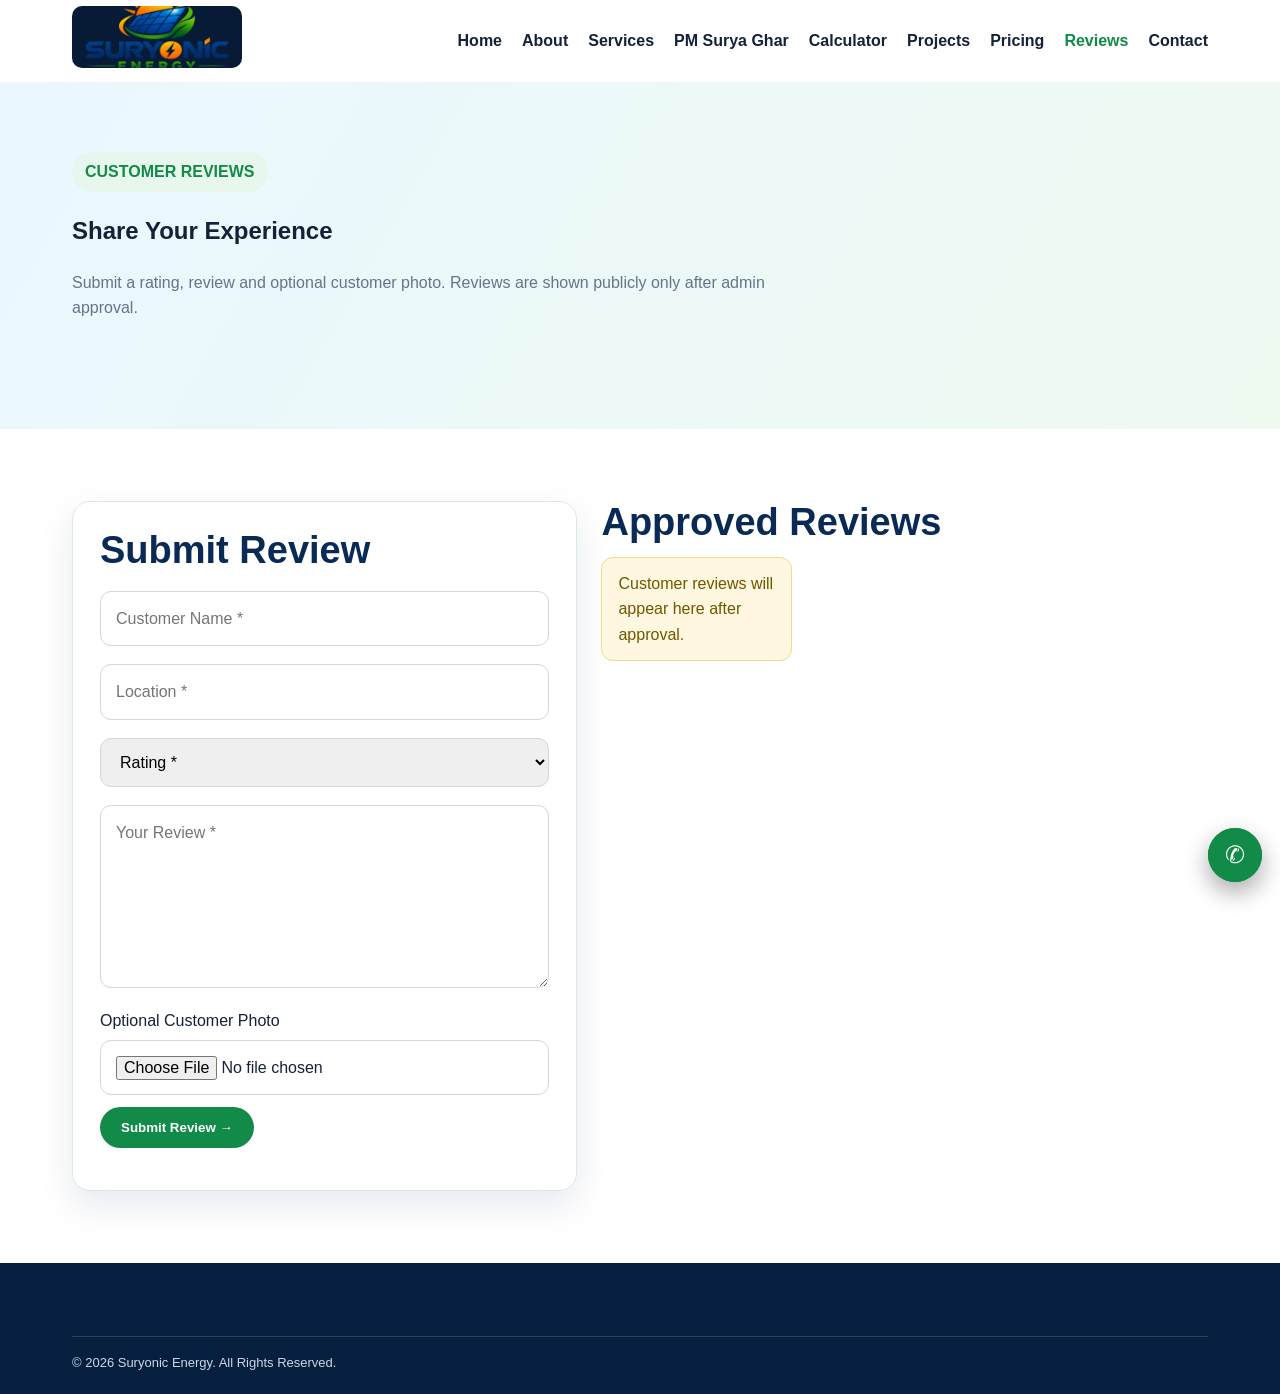
<file: reviews.html>
<!DOCTYPE html>
<html lang="en-IN"><head><meta charset="utf-8"/><meta content="width=device-width,initial-scale=1" name="viewport"/><title>Customer Reviews | SURYONIC ENERGY Solar Installation</title><link href="style.css" rel="stylesheet"/><meta content="Read customer feedback and submit a review for SURYONIC ENERGY solar installation services in Nabinagar and Aurangabad, Bihar." name="description"/><meta content="SURYONIC ENERGY reviews, solar installation reviews Nabinagar, solar company reviews Aurangabad" name="keywords"/><meta content="index, follow, max-image-preview:large, max-snippet:-1, max-video-preview:-1" name="robots"/><meta content="SURYONIC ENERGY" name="author"/><meta content="#0b2b4b" name="theme-color"/><link href="https://suryonicenergy-droid.github.io/suryonicenergy/reviews.html" rel="canonical"/><meta content="website" property="og:type"/><meta content="Customer Reviews | SURYONIC ENERGY Solar Installation" property="og:title"/><meta content="Read customer feedback and submit a review for SURYONIC ENERGY solar installation services in Nabinagar and Aurangabad, Bihar." property="og:description"/><meta content="https://suryonicenergy-droid.github.io/suryonicenergy/reviews.html" property="og:url"/><meta content="https://suryonicenergy-droid.github.io/suryonicenergy/assets/logo.png" property="og:image"/><meta content="SURYONIC ENERGY" property="og:site_name"/><meta content="en_IN" property="og:locale"/><meta content="summary_large_image" name="twitter:card"/><meta content="Customer Reviews | SURYONIC ENERGY Solar Installation" name="twitter:title"/><meta content="Read customer feedback and submit a review for SURYONIC ENERGY solar installation services in Nabinagar and Aurangabad, Bihar." name="twitter:description"/><meta content="https://suryonicenergy-droid.github.io/suryonicenergy/assets/logo.png" name="twitter:image"/><link href="assets/logo.png" rel="icon" type="image/png"/><script type="application/ld+json">{"@context":"https://schema.org","@type":"LocalBusiness","@id":"https://suryonicenergy-droid.github.io/suryonicenergy/#business","name":"SURYONIC ENERGY","url":"https://suryonicenergy-droid.github.io/suryonicenergy/","logo":"https://suryonicenergy-droid.github.io/suryonicenergy/assets/logo.png","image":"https://suryonicenergy-droid.github.io/suryonicenergy/assets/logo.png","description":"Residential, commercial and rooftop solar installation services in Nabinagar, Aurangabad, Bihar.","telephone":"+91-8797711255","email":"suryonicenergy@gmail.com","address":{"@type":"PostalAddress","addressLocality":"Nabinagar","addressRegion":"Bihar","addressCountry":"IN","postalCode":"824301"},"areaServed":[{"@type":"City","name":"Nabinagar"},{"@type":"AdministrativeArea","name":"Aurangabad, Bihar"}],"priceRange":"₹₹"}</script></head><body><header><div class="wrap nav"><a href="index.html"><img alt="SURYONIC ENERGY Logo" class="brand-logo" loading="lazy" src="assets/logo.png"/></a><button class="hamb">☰</button><nav class="menu"><a href="index.html">Home</a><a href="about.html">About</a><a href="services.html">Services</a><a href="pm-surya-ghar.html">PM Surya Ghar</a><a href="calculator.html">Calculator</a><a href="projects.html">Projects</a><a href="pricing.html">Pricing</a><a class="active" href="reviews.html">Reviews</a><a href="contact.html">Contact</a></nav></div></header><main><section class="page-head"><div class="wrap"><span class="pill">CUSTOMER REVIEWS</span><h1>Share Your Experience</h1><p class="lead" style="margin-left:0">Submit a rating, review and optional customer photo. Reviews are shown publicly only after admin approval.</p></div></section><section class="section"><div class="wrap contact"><div class="contact-box"><h2>Submit Review</h2><form onsubmit="submitReview(event)"><input class="field" name="name" placeholder="Customer Name *" required=""/><input class="field" name="location" placeholder="Location *" required=""/><select class="field" name="rating" required=""><option value="">Rating *</option><option value="5">★★★★★ 5</option><option value="4">★★★★☆ 4</option><option value="3">★★★☆☆ 3</option><option value="2">★★☆☆☆ 2</option><option value="1">★☆☆☆☆ 1</option></select><textarea class="field" name="text" placeholder="Your Review *" required="" rows="6"></textarea><label>Optional Customer Photo<input accept="image/*" class="field" name="photo" type="file"/></label><button class="btn" type="submit">Submit Review →</button></form><div id="reviewMsg" style="margin-top:15px"></div></div><div><h2>Approved Reviews</h2><div class="review-grid" id="approvedReviews"></div></div></div></section></main><footer><div class="wrap"><div class="legal">© 2026 Suryonic Energy. All Rights Reserved.</div></div></footer><script src="app.js"></script></body></html>
</file>
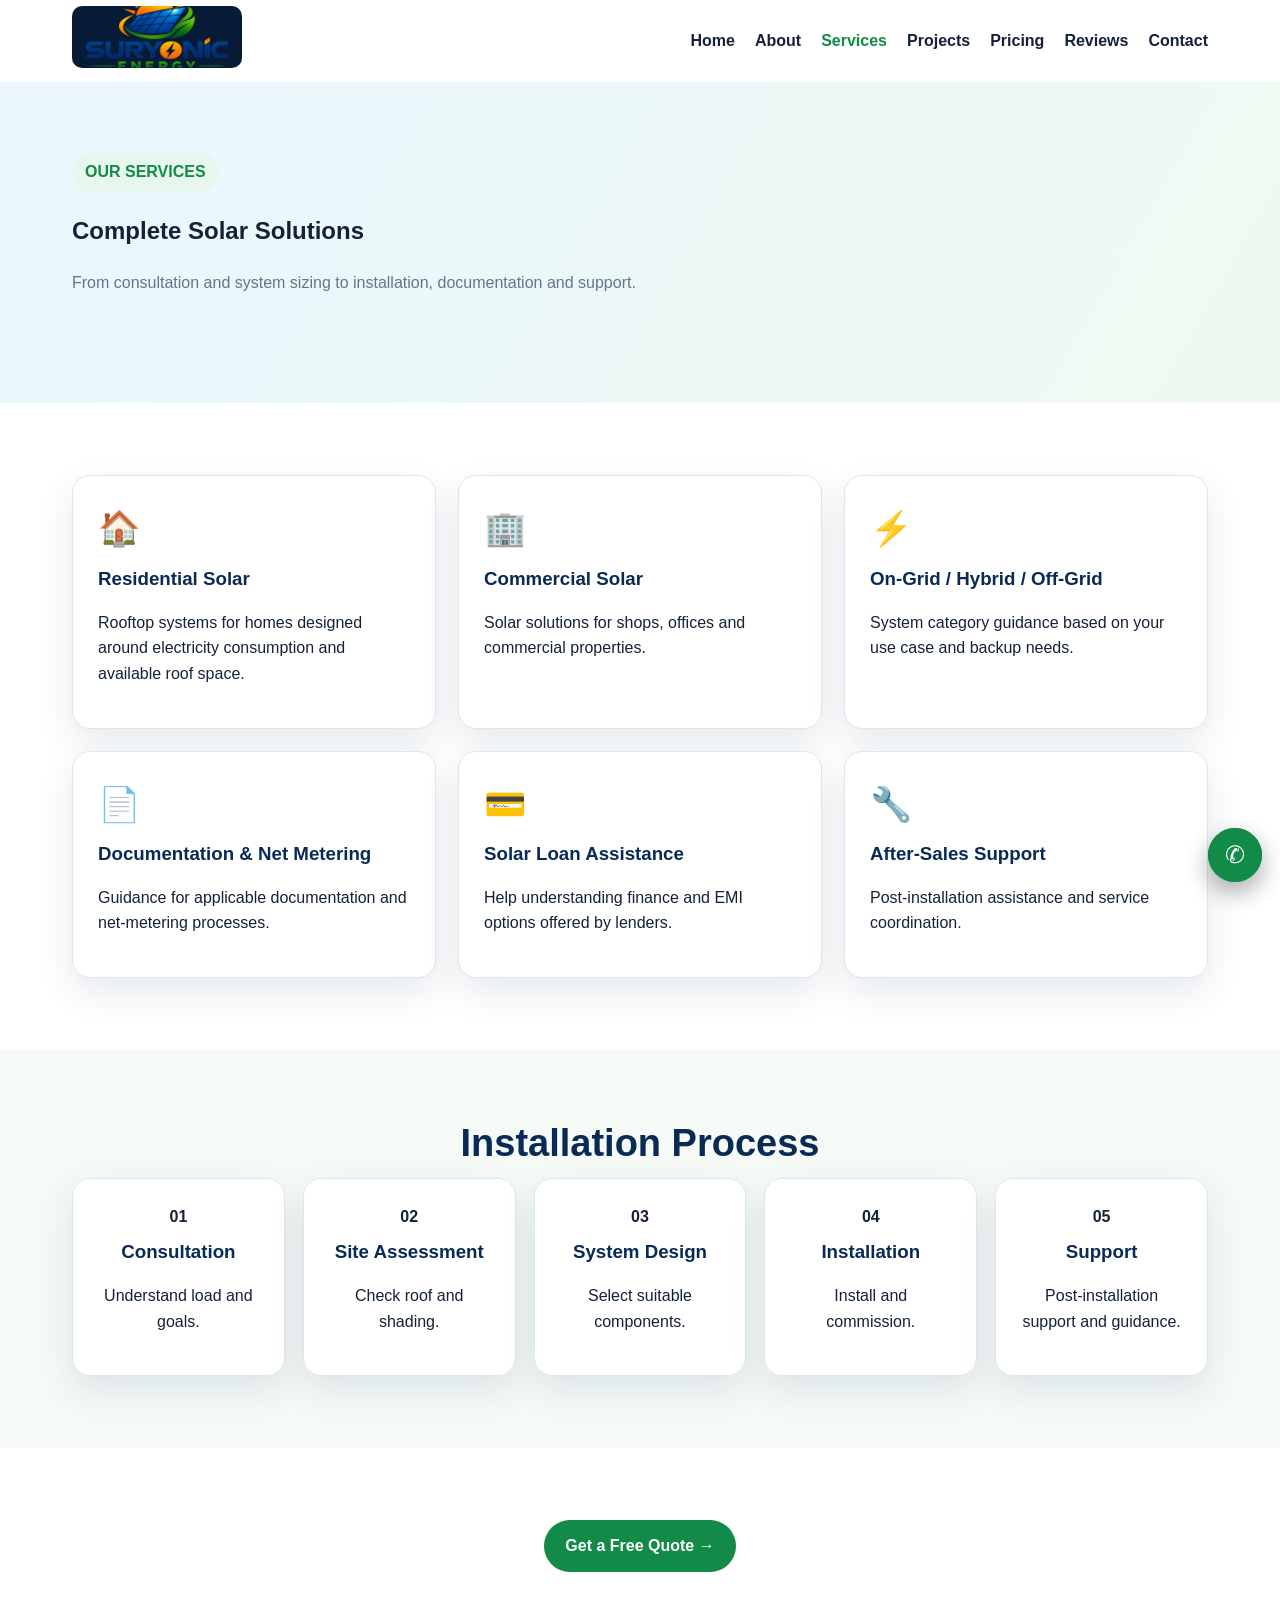
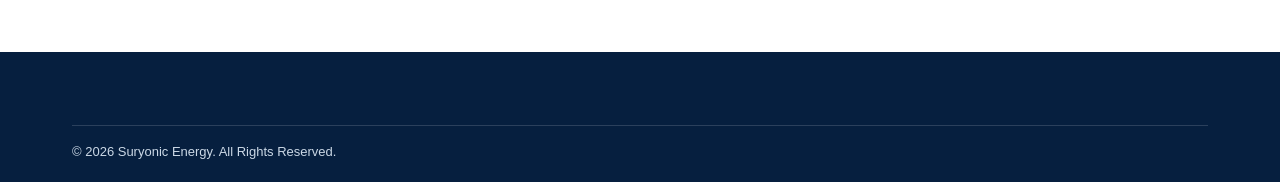
<file: services.html>
<!DOCTYPE html>
<html lang="en-IN"><head><meta charset="utf-8"/><meta content="width=device-width,initial-scale=1" name="viewport"/><title>Solar Installation Services in Nabinagar &amp; Aurangabad | SURYONIC ENERGY</title><link href="style.css" rel="stylesheet"/><meta content="Residential, commercial and rooftop solar installation services in Nabinagar and Aurangabad, Bihar, including system sizing, installation, commissioning and support." name="description"/><meta content="solar installation Nabinagar, solar services Aurangabad, residential solar, commercial solar, rooftop solar installation Bihar" name="keywords"/><meta content="index, follow, max-image-preview:large, max-snippet:-1, max-video-preview:-1" name="robots"/><meta content="SURYONIC ENERGY" name="author"/><meta content="#0b2b4b" name="theme-color"/><link href="https://suryonicenergy-droid.github.io/suryonicenergy/services.html" rel="canonical"/><meta content="website" property="og:type"/><meta content="Solar Installation Services in Nabinagar &amp; Aurangabad | SURYONIC ENERGY" property="og:title"/><meta content="Residential, commercial and rooftop solar installation services in Nabinagar and Aurangabad, Bihar, including system sizing, installation, commissioning and support." property="og:description"/><meta content="https://suryonicenergy-droid.github.io/suryonicenergy/services.html" property="og:url"/><meta content="https://suryonicenergy-droid.github.io/suryonicenergy/assets/logo.png" property="og:image"/><meta content="SURYONIC ENERGY" property="og:site_name"/><meta content="en_IN" property="og:locale"/><meta content="summary_large_image" name="twitter:card"/><meta content="Solar Installation Services in Nabinagar &amp; Aurangabad | SURYONIC ENERGY" name="twitter:title"/><meta content="Residential, commercial and rooftop solar installation services in Nabinagar and Aurangabad, Bihar, including system sizing, installation, commissioning and support." name="twitter:description"/><meta content="https://suryonicenergy-droid.github.io/suryonicenergy/assets/logo.png" name="twitter:image"/><link href="assets/logo.png" rel="icon" type="image/png"/><script type="application/ld+json">{"@context":"https://schema.org","@type":"LocalBusiness","@id":"https://suryonicenergy-droid.github.io/suryonicenergy/#business","name":"SURYONIC ENERGY","url":"https://suryonicenergy-droid.github.io/suryonicenergy/","logo":"https://suryonicenergy-droid.github.io/suryonicenergy/assets/logo.png","image":"https://suryonicenergy-droid.github.io/suryonicenergy/assets/logo.png","description":"Residential, commercial and rooftop solar installation services in Nabinagar, Aurangabad, Bihar.","telephone":"+91-8797711255","email":"suryonicenergy@gmail.com","address":{"@type":"PostalAddress","addressLocality":"Nabinagar","addressRegion":"Bihar","addressCountry":"IN","postalCode":"824301"},"areaServed":[{"@type":"City","name":"Nabinagar"},{"@type":"AdministrativeArea","name":"Aurangabad, Bihar"}],"priceRange":"₹₹"}</script></head><body><header><div class="wrap nav"><a href="index.html"><img alt="SURYONIC ENERGY Logo" class="brand-logo" loading="lazy" src="assets/logo.png"/></a><button class="hamb">☰</button><nav class="menu"><a href="index.html">Home</a><a href="about.html">About</a><a class="active" href="services.html">Services</a><a href="projects.html">Projects</a><a href="pricing.html">Pricing</a><a href="reviews.html">Reviews</a><a href="contact.html">Contact</a></nav></div></header><main><section class="page-head"><div class="wrap"><span class="pill">OUR SERVICES</span><h1>Complete Solar Solutions</h1><p class="lead" style="margin-left:0">From consultation and system sizing to installation, documentation and support.</p></div></section><section class="section"><div class="wrap grid"><div class="card"><div class="icon">🏠</div><h3>Residential Solar</h3><p>Rooftop systems for homes designed around electricity consumption and available roof space.</p></div><div class="card"><div class="icon">🏢</div><h3>Commercial Solar</h3><p>Solar solutions for shops, offices and commercial properties.</p></div><div class="card"><div class="icon">⚡</div><h3>On-Grid / Hybrid / Off-Grid</h3><p>System category guidance based on your use case and backup needs.</p></div><div class="card"><div class="icon">📄</div><h3>Documentation &amp; Net Metering</h3><p>Guidance for applicable documentation and net-metering processes.</p></div><div class="card"><div class="icon">💳</div><h3>Solar Loan Assistance</h3><p>Help understanding finance and EMI options offered by lenders.</p></div><div class="card"><div class="icon">🔧</div><h3>After-Sales Support</h3><p>Post-installation assistance and service coordination.</p></div></div></section><section class="section soft"><div class="wrap"><h2 class="center">Installation Process</h2><div class="grid4 steps"><div class="card center"><b>01</b><h3>Consultation</h3><p>Understand load and goals.</p></div><div class="card center"><b>02</b><h3>Site Assessment</h3><p>Check roof and shading.</p></div><div class="card center"><b>03</b><h3>System Design</h3><p>Select suitable components.</p></div><div class="card center"><b>04</b><h3>Installation</h3><p>Install and commission.</p></div><div class="card center"><b>05</b><h3>Support</h3><p>Post-installation support and guidance.</p></div></div></div></section><section class="section"><div class="wrap center"><a class="btn" href="contact.html">Get a Free Quote →</a></div></section></main><footer><div class="wrap"><div class="legal">© 2026 Suryonic Energy. All Rights Reserved.</div></div></footer><script src="app.js"></script></body></html>
</file>
<file: style.css>
:root{--navy:#082a55;--blue:#0b5fc1;--green:#128a48;--lime:#4dbb36;--sun:#ffb51b;--ink:#132238;--muted:#657489;--bg:#f5faf7;--white:#fff;--line:#dce9e3;--shadow:0 14px 35px rgba(8,42,85,.10)}*{box-sizing:border-box}html{scroll-behavior:smooth}body{margin:0;font-family:Inter,Arial,sans-serif;color:var(--ink);line-height:1.6;background:#fff}a{text-decoration:none;color:inherit}.wrap{max-width:1180px;margin:auto;padding:0 22px}.top{background:var(--navy);color:#eaf3ff;font-size:13px;padding:7px 0}.nav{min-height:82px;display:flex;align-items:center;justify-content:space-between;gap:18px;position:relative}.brand-logo{height:62px;width:170px;object-fit:cover;object-position:center;border-radius:10px;background:#071b36}.menu{display:flex;align-items:center;gap:20px;font-weight:700}.menu a:hover,.menu a.active{color:var(--green)}.btn{display:inline-block;border:0;border-radius:28px;padding:13px 21px;background:var(--green);color:#fff;font-weight:800;cursor:pointer}.btn.sun{background:var(--sun);color:#142238}.btn.outline{background:transparent;color:var(--green);border:2px solid var(--green)}.hamb{display:none;background:none;border:0;font-size:28px}.hero{min-height:580px;display:flex;align-items:center;background:linear-gradient(90deg,rgba(7,38,77,.96),rgba(7,38,77,.62)),url('assets/projects/aurangabad-5kw.jpg') center/cover;color:#fff}.hero h1{font-size:58px;line-height:1.05;max-width:760px;margin:12px 0 18px}.hero p{max-width:690px;font-size:19px;color:#e8f1fb}.eyebrow{font-weight:900;text-transform:uppercase;letter-spacing:1.6px;color:#ffd15b}.hero .btn{margin:10px 10px 0 0}.section{padding:72px 0}.soft{background:var(--bg)}.center{text-align:center}.section h2{font-size:38px;line-height:1.15;color:var(--navy);margin:0 0 12px}.lead{max-width:760px;margin:0 auto 38px;color:var(--muted)}.grid{display:grid;grid-template-columns:repeat(3,1fr);gap:22px}.grid4{display:grid;grid-template-columns:repeat(4,1fr);gap:18px}.card{background:#fff;border:1px solid var(--line);border-radius:18px;padding:25px;box-shadow:var(--shadow)}.card h3{color:var(--navy);margin:8px 0}.icon{font-size:34px}.pill{display:inline-block;background:#e8f7ed;color:var(--green);font-weight:900;padding:7px 13px;border-radius:20px}.why{display:grid;grid-template-columns:1fr 1fr;gap:48px;align-items:center}.why img{width:100%;height:390px;object-fit:cover;border-radius:22px}.checks div{margin:12px 0;font-weight:700}.checks span{color:var(--green);margin-right:8px}.stats{display:grid;grid-template-columns:repeat(3,1fr);gap:18px}.stat{padding:25px;border-radius:18px;background:#fff;border:1px solid var(--line);text-align:center}.stat b{display:block;font-size:40px;color:var(--green)}.cta{background:linear-gradient(100deg,var(--navy),#0c7b65);color:#fff;border-radius:24px;padding:40px;display:flex;justify-content:space-between;align-items:center;gap:25px}.cta h2{color:#fff}.price-grid{display:grid;grid-template-columns:repeat(5,1fr);gap:14px}.price-card{border:1px solid var(--line);border-radius:20px;background:#fff;padding:22px;box-shadow:var(--shadow);position:relative}.price-card.featured{border:2px solid var(--green);transform:translateY(-7px)}.price-card h3{color:var(--navy);font-size:26px;margin:0}.price{font-size:28px;font-weight:900;color:var(--green);margin:8px 0}.space{background:#eef9f1;border-radius:12px;padding:10px;font-weight:800;color:#22633d;font-size:14px}.price-card ul{padding-left:19px;color:var(--muted);font-size:14px}.brand-strip{display:flex;flex-wrap:wrap;gap:12px;justify-content:center}.brand-chip{padding:11px 17px;border:1px solid var(--line);border-radius:25px;background:#fff;font-weight:800;color:var(--navy)}.contact{display:grid;grid-template-columns:1fr 1.2fr;gap:24px}.contact-box{background:#fff;border:1px solid var(--line);border-radius:18px;padding:27px;box-shadow:var(--shadow)}.field{width:100%;padding:14px 15px;border:1px solid #cbd9e5;border-radius:11px;margin:6px 0 12px;font:inherit}.map{width:100%;height:320px;border:0;border-radius:18px}.project-grid{display:grid;grid-template-columns:repeat(3,1fr);gap:20px}.project-card{border:1px solid var(--line);border-radius:18px;overflow:hidden;background:#fff;box-shadow:var(--shadow)}.project-card img{width:100%;height:230px;object-fit:cover;transition:.35s}.project-card:hover img{transform:scale(1.04)}.project-card .body{padding:18px}.review-grid{display:grid;grid-template-columns:repeat(3,1fr);gap:18px}.review{background:#fff;border:1px solid var(--line);border-radius:16px;padding:20px}.stars{color:#f3ad00;letter-spacing:2px}.notice{padding:13px 16px;background:#fff7df;border:1px solid #f1d88c;border-radius:12px;color:#6e5700}.success{padding:13px 16px;background:#eaf8ef;border:1px solid #b9e1c4;border-radius:12px;color:#1c6538}.page-head{padding:70px 0;background:linear-gradient(120deg,#eaf7ff,#eefaf0)}footer{background:#061f3f;color:#cbd8e6;padding:45px 0 20px}.footer-grid{display:grid;grid-template-columns:2fr 1fr 1fr;gap:35px}.footer-grid h3{color:#fff}.legal{border-top:1px solid rgba(255,255,255,.15);margin-top:28px;padding-top:16px;font-size:13px}.float{position:fixed;right:18px;bottom:18px;background:var(--green);color:#fff;width:54px;height:54px;border-radius:50%;display:grid;place-items:center;font-size:24px;box-shadow:0 10px 25px rgba(0,0,0,.18);z-index:5}.float.call{right:82px;background:var(--blue)}.founder-img{width:240px!important;height:300px!important;object-fit:cover;object-position:50% 15%;border-radius:22px}.founder-wrap{display:grid;grid-template-columns:280px 1fr;gap:35px;align-items:center}.admin-row{display:grid;grid-template-columns:90px 1fr auto;gap:16px;align-items:center;padding:15px;border:1px solid var(--line);border-radius:14px;margin:10px 0;background:#fff}.admin-row img{width:90px;height:70px;object-fit:cover;border-radius:9px}.admin-actions button{margin-left:6px}.review-photo{max-width:100%;height:180px;object-fit:cover;border-radius:12px;margin-top:10px}.calc-result{font-size:24px;font-weight:900;color:var(--green)}
@media(max-width:900px){.menu{display:none}.hamb{display:block}.nav.open .menu{display:flex;position:absolute;left:0;right:0;top:82px;background:#fff;padding:18px 22px;flex-direction:column;box-shadow:var(--shadow);z-index:10}.hero h1{font-size:43px}.grid,.grid4,.why,.contact,.project-grid,.review-grid,.price-grid,.stats,.founder-wrap{grid-template-columns:1fr 1fr}.price-card.featured{transform:none}.footer-grid{grid-template-columns:1fr 1fr}}@media(max-width:600px){.wrap{padding:0 16px}.section{padding:55px 0}.hero{min-height:600px}.hero h1{font-size:38px}.hero p{font-size:16px}.grid,.grid4,.why,.contact,.project-grid,.review-grid,.price-grid,.stats,.footer-grid,.founder-wrap{grid-template-columns:1fr}.cta{display:block;padding:30px}.price-card.featured{transform:none}.brand-logo{width:140px;height:56px}.founder-img{width:100%!important;height:340px!important}.admin-row{grid-template-columns:1fr}.admin-actions button{margin:6px 4px 0 0}}


/* ===== SURYONIC ENERGY PREMIUM MOTION ===== */
@keyframes heroFadeUp{from{opacity:0;transform:translateY(24px)}to{opacity:1;transform:translateY(0)}}
@keyframes shineSweep{0%{transform:translateX(-130%) skewX(-18deg);opacity:0}15%{opacity:.35}55%{opacity:.12}100%{transform:translateX(230%) skewX(-18deg);opacity:0}}
@keyframes pulseSoft{0%,100%{transform:scale(1);box-shadow:0 10px 25px rgba(0,0,0,.18)}50%{transform:scale(1.06);box-shadow:0 14px 30px rgba(18,138,72,.28)}}
@keyframes floatSoft{0%,100%{transform:translateY(0)}50%{transform:translateY(-5px)}}
@keyframes stepIn{from{opacity:0;transform:translateY(18px)}to{opacity:1;transform:translateY(0)}}
.hero{position:relative;overflow:hidden}
.hero:after{content:"";position:absolute;top:0;bottom:0;left:0;width:24%;background:linear-gradient(90deg,transparent,rgba(255,255,255,.24),transparent);transform:translateX(-130%) skewX(-18deg);pointer-events:none;animation:shineSweep 6s ease-in-out 1.1s infinite}
.hero>.wrap{position:relative;z-index:1}
.hero .eyebrow{animation:heroFadeUp .7s ease both}
.hero h1{animation:heroFadeUp .8s ease .12s both}
.hero p{animation:heroFadeUp .8s ease .24s both}
.hero .btn{animation:heroFadeUp .8s ease .36s both}
.reveal{opacity:0;transform:translateY(24px);transition:opacity .65s ease,transform .65s ease}
.reveal.show{opacity:1;transform:none}
.card,.price-card,.project-card,.stat,.contact-box,.review{transition:transform .35s ease,box-shadow .35s ease,border-color .35s ease}
.card:hover,.price-card:hover,.stat:hover,.contact-box:hover,.review:hover{transform:translateY(-5px);box-shadow:0 18px 40px rgba(8,42,85,.14)}
.project-card:hover{transform:translateY(-5px);box-shadow:0 18px 40px rgba(8,42,85,.16)}
.price-card.featured{animation:floatSoft 4.5s ease-in-out infinite}
.steps .card{animation:stepIn .65s ease both}
.steps .card:nth-child(1){animation-delay:.05s}.steps .card:nth-child(2){animation-delay:.16s}.steps .card:nth-child(3){animation-delay:.27s}.steps .card:nth-child(4){animation-delay:.38s}.steps .card:nth-child(5){animation-delay:.49s}
.float{animation:pulseSoft 2.8s ease-in-out infinite}
.float.call{animation-delay:.35s}
.btn{transition:transform .25s ease,box-shadow .25s ease,filter .25s ease}
.btn:hover{transform:translateY(-2px);box-shadow:0 9px 20px rgba(8,42,85,.16);filter:brightness(1.03)}
.brand-logo{transition:transform .25s ease,box-shadow .25s ease}.brand-logo:hover{transform:translateY(-2px);box-shadow:0 8px 20px rgba(8,42,85,.14)}
@media(max-width:600px){.hero:after{animation-duration:8s}.card:hover,.price-card:hover,.project-card:hover,.stat:hover,.contact-box:hover,.review:hover{transform:none}.price-card.featured{animation:none}.section{overflow:hidden}}
@media(prefers-reduced-motion:reduce){html{scroll-behavior:auto}.hero:after,.price-card.featured,.float,.steps .card{animation:none}.hero .eyebrow,.hero h1,.hero p,.hero .btn,.reveal{animation:none!important;transition:none!important;opacity:1;transform:none}.card,.price-card,.project-card,.stat,.contact-box,.review,.btn,.brand-logo{transition:none}}
.hero-pill{margin:10px 0 2px;background:rgba(255,255,255,.14);color:#fff;border:1px solid rgba(255,255,255,.28);backdrop-filter:blur(5px)}


/* ===== SURYONIC ENERGY 2026 PROFESSIONAL MOTION POLISH ===== */
body{overflow-x:hidden}.brand img{width:220px;max-height:68px;object-fit:contain}.small{font-size:13px;color:var(--muted)}.foot{display:grid;grid-template-columns:2fr 1.2fr 1fr;gap:32px;align-items:start}.hero-pill{display:inline-flex;align-items:center;gap:7px;padding:8px 13px;border:1px solid rgba(255,255,255,.26);border-radius:999px;background:rgba(255,255,255,.11);backdrop-filter:blur(8px);font-size:13px;font-weight:800;margin-bottom:16px}.hero-trust{display:flex;gap:10px;flex-wrap:wrap;margin-top:24px}.hero-trust span{padding:8px 12px;border:1px solid rgba(255,255,255,.2);border-radius:999px;background:rgba(255,255,255,.09);font-size:13px;font-weight:800}.text-link{display:inline-block;margin-top:10px;color:var(--green);font-weight:900}.step-no{width:48px;height:48px;display:grid;place-items:center;border-radius:14px;background:linear-gradient(135deg,var(--green),#24a962);color:#fff;font-weight:900;box-shadow:0 10px 22px rgba(18,138,72,.2)}.steps{grid-template-columns:repeat(5,1fr)}.project-card>div{padding:16px 18px;display:flex;justify-content:space-between;gap:10px;align-items:center}.project-card>div span{font-size:13px;color:var(--green);font-weight:800}.brand-strip span{padding:11px 17px;border:1px solid var(--line);border-radius:999px;background:#fff;font-weight:900;color:var(--navy);box-shadow:0 6px 16px rgba(8,42,85,.06)}
header{transition:box-shadow .3s ease,background .3s ease}.nav-scrolled header{box-shadow:0 12px 30px rgba(8,42,85,.11)}
.hero{isolation:isolate}.hero:before{content:"";position:absolute;inset:0;z-index:-1;background:radial-gradient(circle at 85% 25%,rgba(255,181,27,.20),transparent 26%)}.hero>.wrap{width:100%}
@keyframes heroFadeUp{from{opacity:0;transform:translateY(26px)}to{opacity:1;transform:translateY(0)}}
@keyframes shineSweep{0%,58%{transform:translateX(-150%) skewX(-18deg);opacity:0}68%{opacity:.32}100%{transform:translateX(480%) skewX(-18deg);opacity:0}}
@keyframes pulseSoft{0%,100%{transform:scale(1);box-shadow:0 10px 25px rgba(0,0,0,.18)}50%{transform:scale(1.07);box-shadow:0 15px 32px rgba(18,138,72,.28)}}
@keyframes iconFloat{0%,100%{transform:translateY(0) rotate(0)}50%{transform:translateY(-4px) rotate(2deg)}}
.hero:after{content:"";position:absolute;z-index:-1;top:0;bottom:0;left:0;width:18%;background:linear-gradient(90deg,transparent,rgba(255,255,255,.22),transparent);transform:translateX(-150%) skewX(-18deg);animation:shineSweep 7s ease-in-out 1.2s infinite;pointer-events:none}.hero .hero-pill{animation:heroFadeUp .65s ease both}.hero .eyebrow{animation:heroFadeUp .7s ease .08s both}.hero h1{animation:heroFadeUp .8s cubic-bezier(.2,.75,.2,1) .16s both}.hero p{animation:heroFadeUp .8s ease .26s both}.hero .btn{animation:heroFadeUp .8s ease .36s both}.hero-trust{animation:heroFadeUp .8s ease .46s both}
.reveal{opacity:0;transform:translateY(28px);transition:opacity .7s cubic-bezier(.2,.75,.2,1),transform .7s cubic-bezier(.2,.75,.2,1)}.reveal.from-left{transform:translateX(-28px)}.reveal.from-right{transform:translateX(28px)}.reveal.show{opacity:1;transform:none}.stagger>.reveal:nth-child(2){transition-delay:.08s}.stagger>.reveal:nth-child(3){transition-delay:.16s}.stagger>.reveal:nth-child(4){transition-delay:.24s}.stagger>.reveal:nth-child(5){transition-delay:.32s}.stagger>.reveal:nth-child(6){transition-delay:.40s}
.card,.project-card,.stat,.contact-box,.review,.brand-strip span{transition:transform .32s ease,box-shadow .32s ease,border-color .32s ease}.card:hover,.stat:hover,.contact-box:hover,.review:hover{transform:translateY(-7px);border-color:#c9ddd3;box-shadow:0 20px 45px rgba(8,42,85,.14)}.card:hover .icon{animation:iconFloat 1.1s ease-in-out infinite}.project-card:hover{transform:translateY(-7px);box-shadow:0 20px 45px rgba(8,42,85,.16)}.project-card img{transition:transform .55s cubic-bezier(.2,.75,.2,1),filter .4s ease}.project-card:hover img{transform:scale(1.055);filter:saturate(1.05) contrast(1.02)}.brand-strip span:hover{transform:translateY(-4px);box-shadow:0 12px 24px rgba(8,42,85,.11)}
.btn{position:relative;overflow:hidden;transition:transform .25s ease,box-shadow .25s ease,filter .25s ease}.btn:after{content:"";position:absolute;inset:-2px auto -2px -40%;width:28%;background:linear-gradient(90deg,transparent,rgba(255,255,255,.4),transparent);transform:skewX(-18deg);transition:left .5s ease}.btn:hover{transform:translateY(-2px);box-shadow:0 10px 24px rgba(8,42,85,.17);filter:brightness(1.03)}.btn:hover:after{left:120%}.float{animation:pulseSoft 2.8s ease-in-out infinite}.callfloat{animation-delay:.4s}.stat b{font-variant-numeric:tabular-nums}.founder{box-shadow:0 20px 50px rgba(8,42,85,.16);transition:transform .45s ease,box-shadow .45s ease}.founder:hover{transform:translateY(-5px) scale(1.012);box-shadow:0 26px 60px rgba(8,42,85,.2)}
@media(max-width:1050px){.steps{grid-template-columns:repeat(3,1fr)}.menu{gap:13px}.menu a{font-size:13px}}
@media(max-width:900px){.nav.open .menu{display:none}.menu.open{display:flex;position:absolute;left:0;right:0;top:82px;background:#fff;padding:18px 22px;flex-direction:column;align-items:flex-start;box-shadow:var(--shadow);z-index:10}.brand img{width:195px}.foot{grid-template-columns:1fr 1fr}.steps{grid-template-columns:1fr 1fr}.hero-trust{gap:7px}}
@media(max-width:600px){.foot,.steps{grid-template-columns:1fr}.hero{min-height:620px}.hero h1{font-size:38px}.hero:after{animation-duration:9s}.card:hover,.project-card:hover,.stat:hover,.contact-box:hover,.review:hover,.brand-strip span:hover,.founder:hover{transform:none}.project-card>div{align-items:flex-start;flex-direction:column}.hero-trust span{font-size:12px}.brand img{width:175px}}
@media(prefers-reduced-motion:reduce){html{scroll-behavior:auto}.hero:after,.float,.card:hover .icon{animation:none!important}.hero .hero-pill,.hero .eyebrow,.hero h1,.hero p,.hero .btn,.hero-trust,.reveal{animation:none!important;transition:none!important;opacity:1!important;transform:none!important}.card,.project-card,.stat,.contact-box,.review,.brand-strip span,.btn,.founder,.project-card img{transition:none!important}}
</file>
